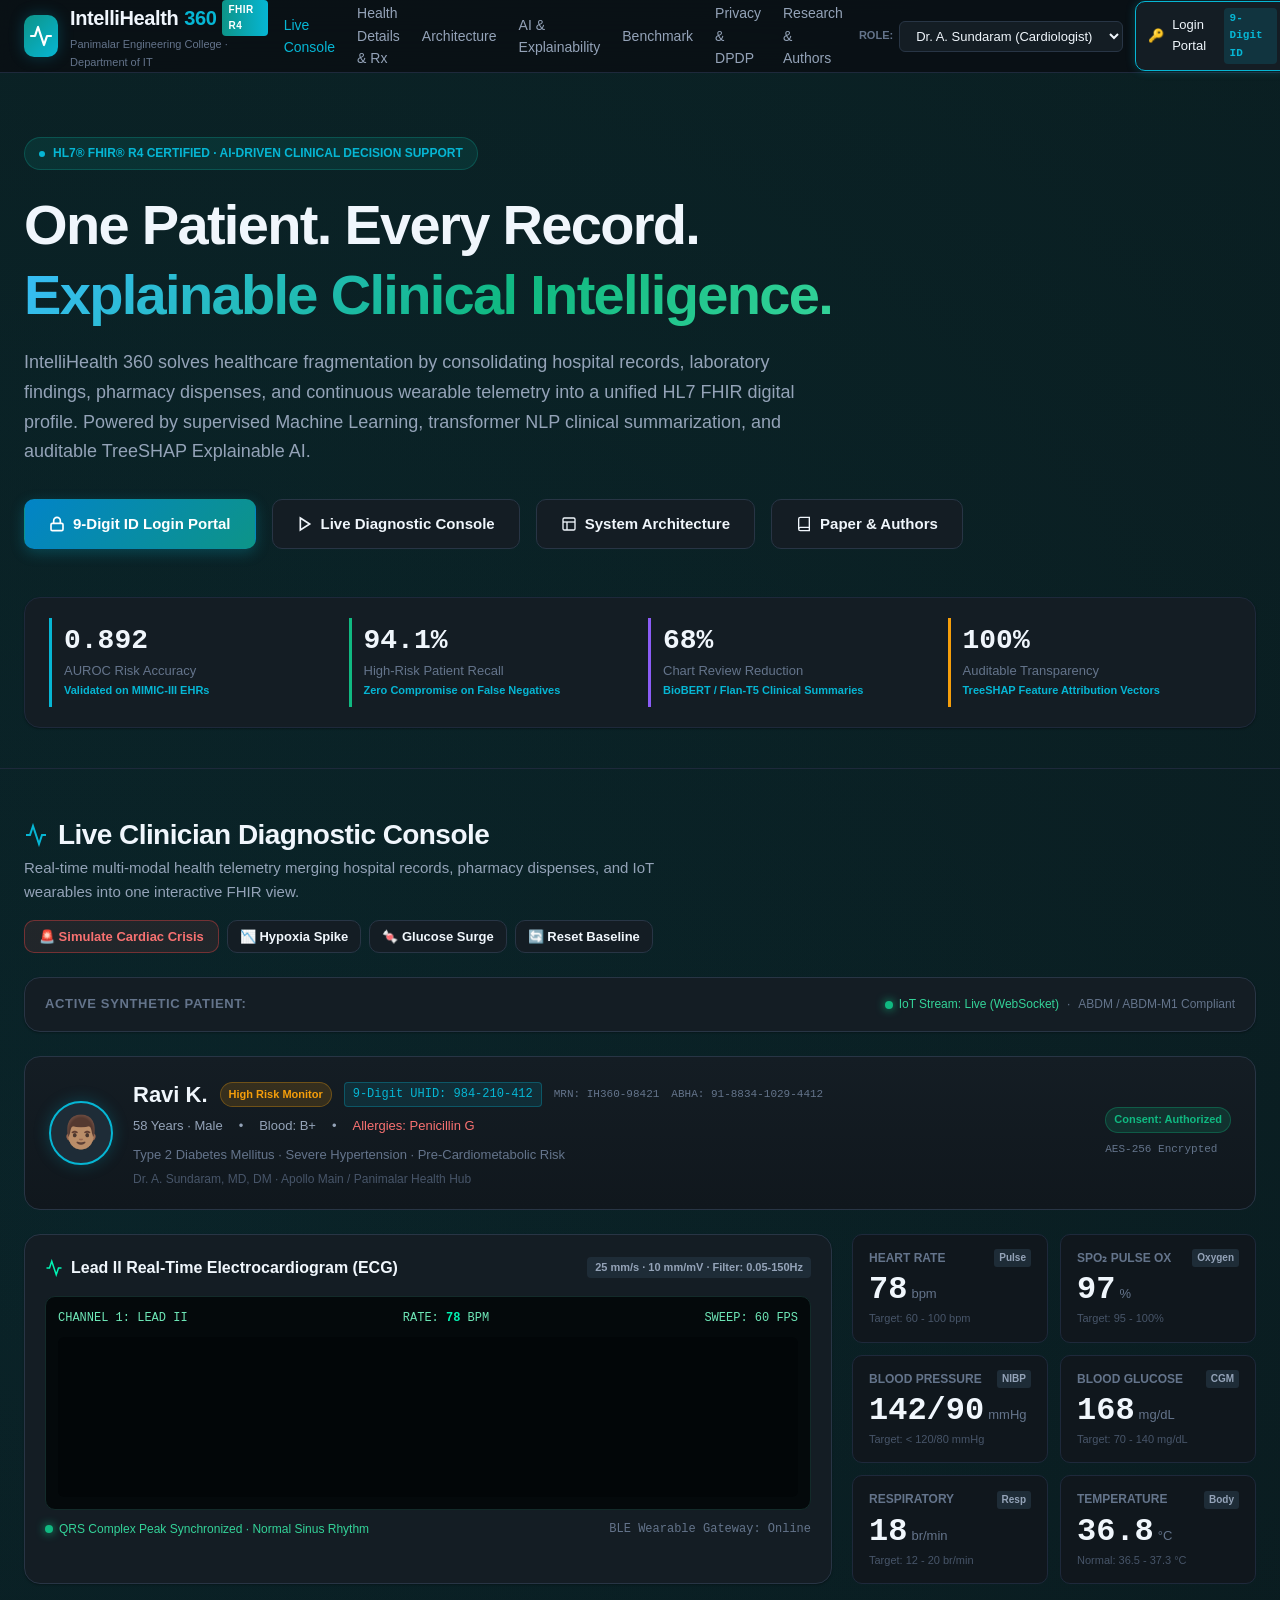
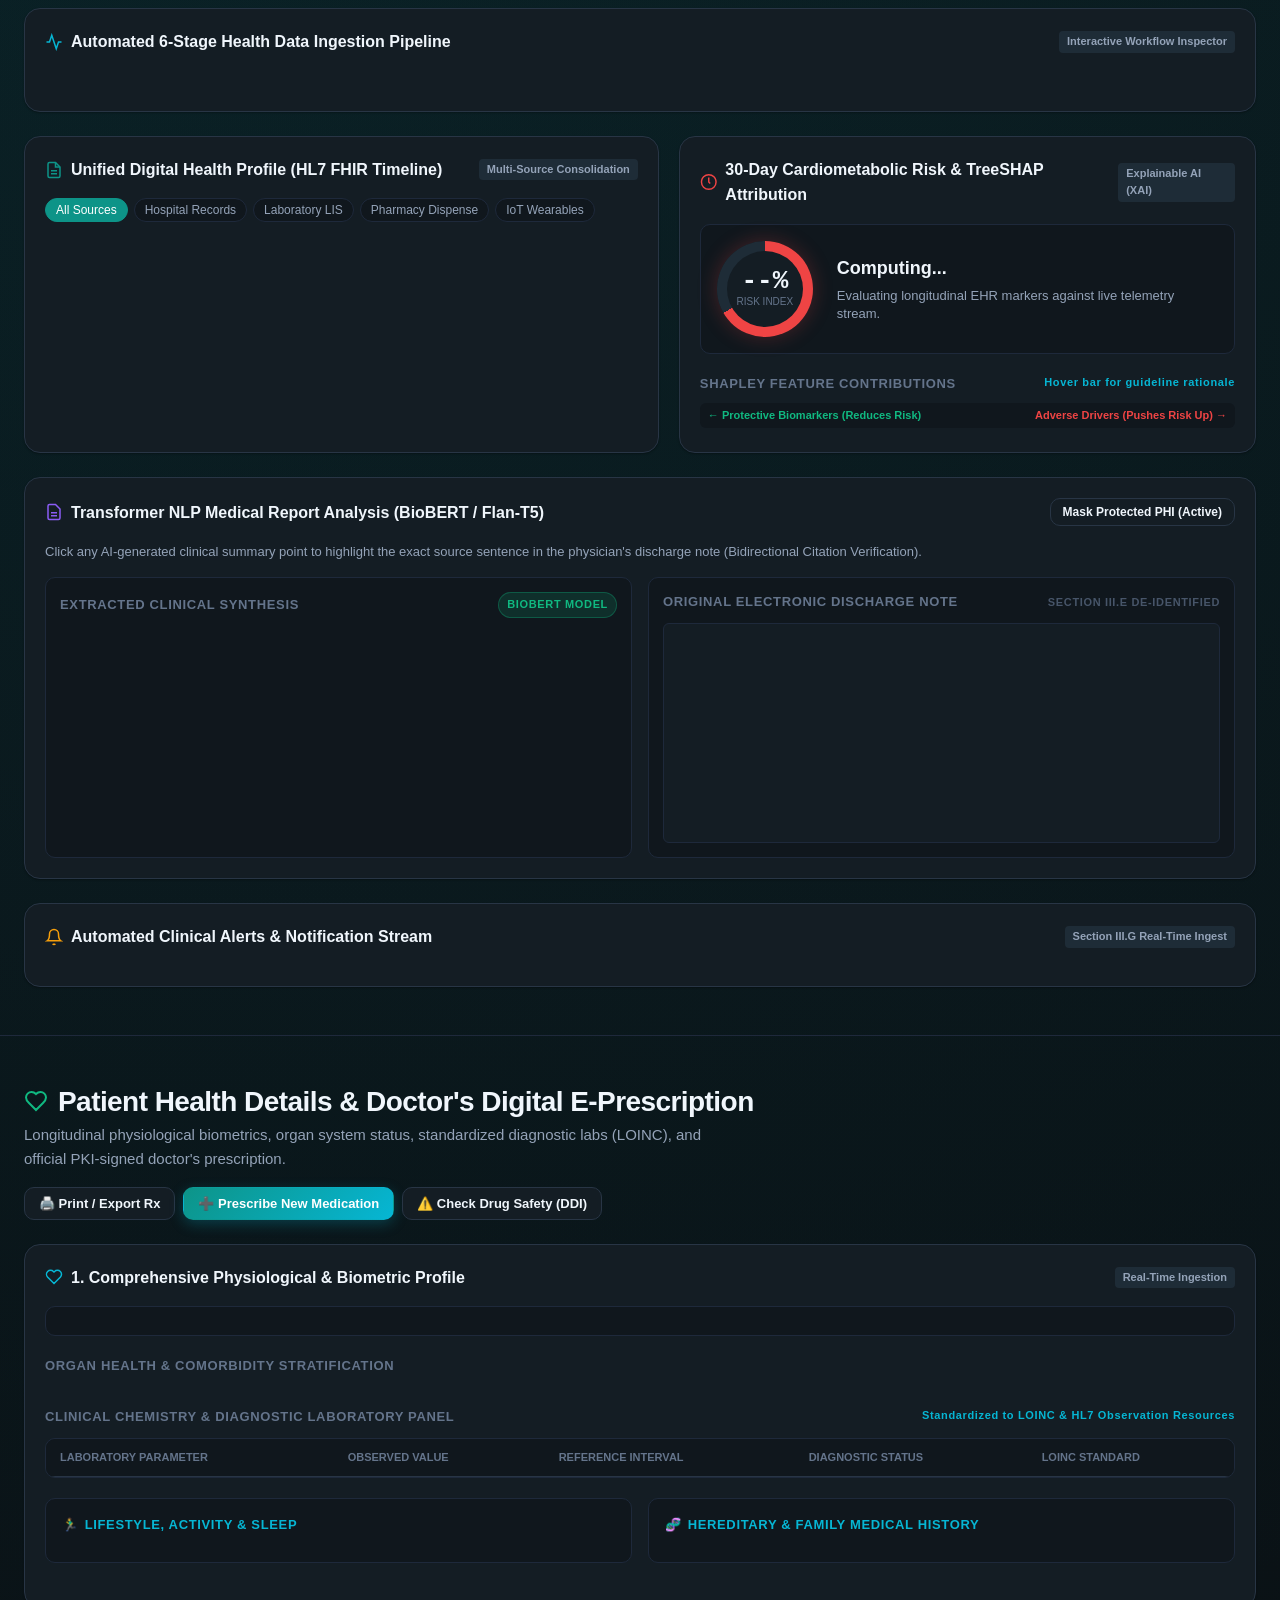
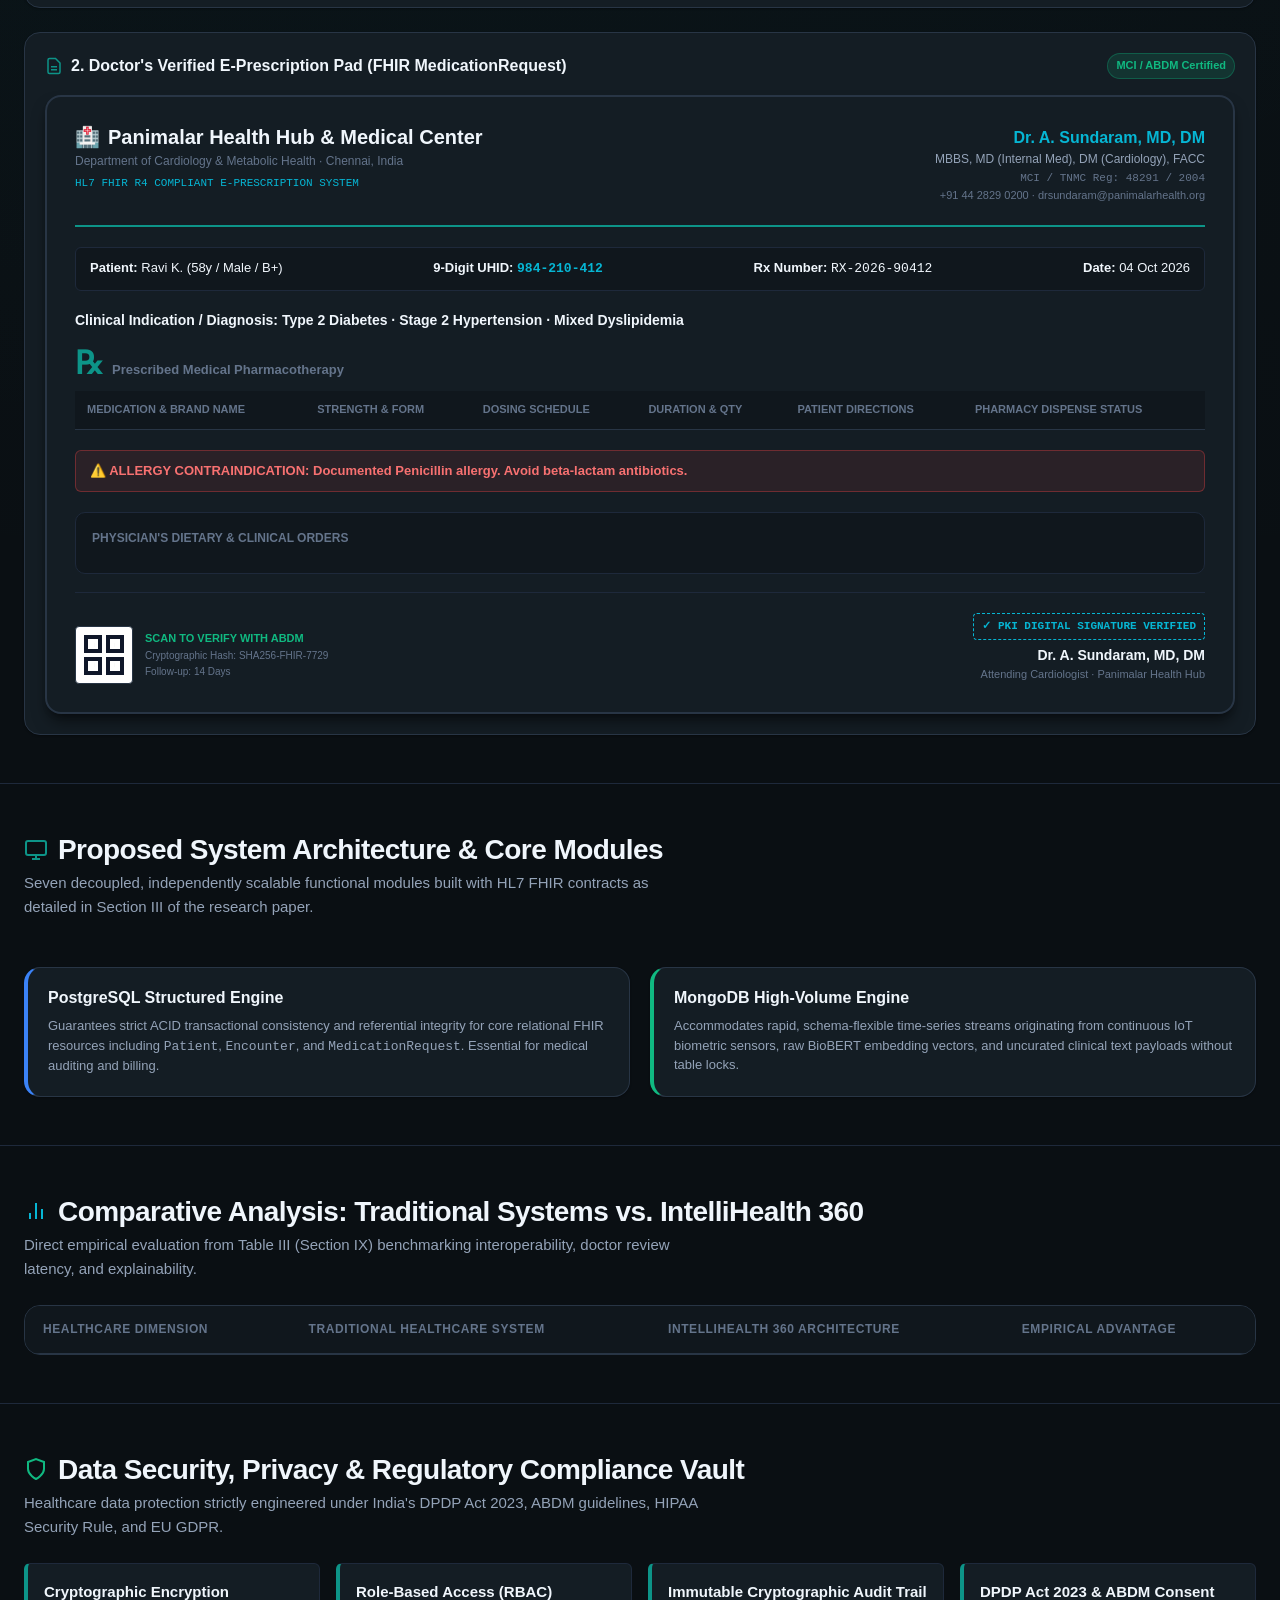
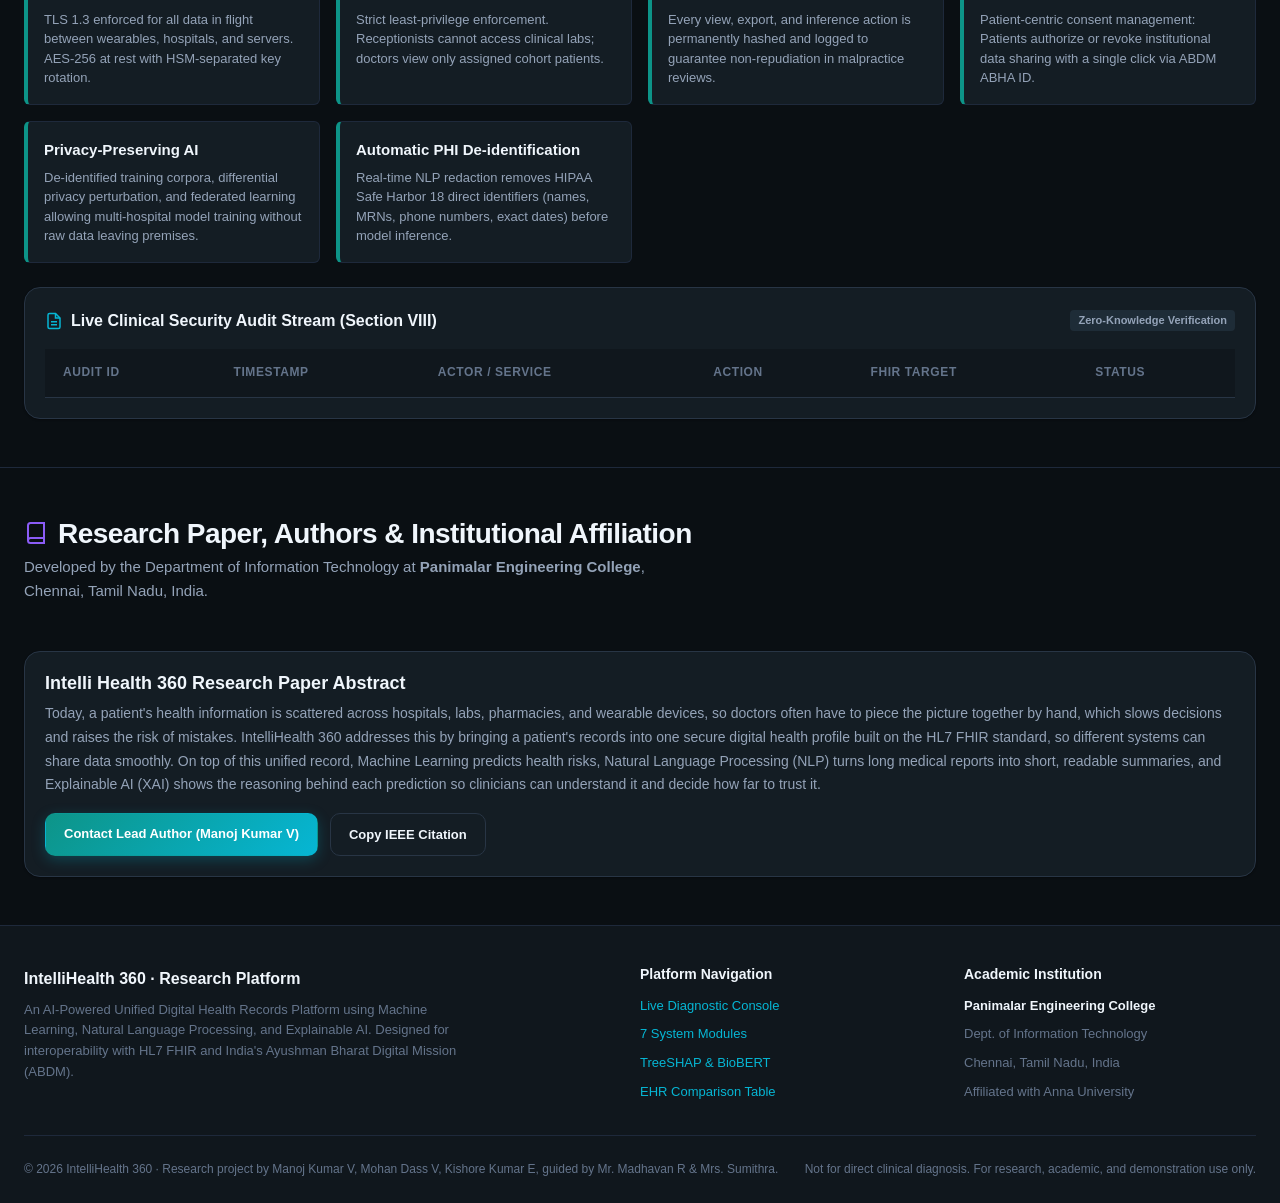
<file: index.html>
<!DOCTYPE html>
<html lang="en" data-theme="dark">
<head>
  <meta charset="UTF-8">
  <meta name="viewport" content="width=device-width, initial-scale=1.0, viewport-fit=cover">
  <title>IntelliHealth 360 · AI-Powered Unified Digital Health Records Platform</title>
  <meta name="description" content="An AI-powered unified digital health records platform using Machine Learning, NLP, and Explainable AI. Built on HL7 FHIR standard by Panimalar Engineering College researchers.">
  <link rel="stylesheet" href="styles.css">
</head>
<body>

  <!-- ========================================================================
       Sticky Navigation Header
       ======================================================================== -->
  <header class="site-header">
    <div class="container header-inner">
      <a href="#" class="brand-wrapper">
        <div class="brand-icon-box">
          <svg viewBox="0 0 24 24" fill="none" stroke="currentColor" stroke-width="2.2" stroke-linecap="round" stroke-linejoin="round">
            <path d="M22 12h-4l-3 9L9 3l-3 9H2"/>
          </svg>
        </div>
        <div class="brand-text">
          <div class="brand-title">
            IntelliHealth <span style="color: var(--brand-cyan);">360</span>
            <span class="brand-badge">FHIR R4</span>
          </div>
          <span class="brand-subtitle">Panimalar Engineering College · Department of IT</span>
        </div>
      </a>

      <nav class="nav-links">
        <a href="#console" class="active">Live Console</a>
        <a href="#clinical-dossier">Health Details & Rx</a>
        <a href="#architecture">Architecture</a>
        <a href="#xai-nlp">AI & Explainability</a>
        <a href="#comparison">Benchmark</a>
        <a href="#security">Privacy & DPDP</a>
        <a href="#research">Research & Authors</a>
      </nav>

      <div class="header-actions">
        <!-- RBAC Role Selector -->
        <div style="display: flex; align-items: center; gap: 6px;">
          <label for="role-select" style="font-size: 11px; color: var(--text-muted); font-weight: 700; text-transform: uppercase;">Role:</label>
          <select id="role-select" class="role-badge" title="Switch Role-Based Access Control Profile">
            <option value="doctor">Dr. A. Sundaram (Cardiologist)</option>
            <option value="nurse">Nurse Specialist (Inpatient)</option>
            <option value="patient">Patient Self-Care Portal</option>
            <option value="admin">Hospital Data Officer (Audit)</option>
          </select>
        </div>

        <!-- Authenticated 9-Digit ID Badge / Portal Link -->
        <div id="nav-auth-container" style="display: flex; align-items: center; gap: 8px;">
          <a href="login.html" class="auth-user-nav-badge" id="nav-auth-badge" title="Login with 9-Digit Unique ID">
            <span>🔑</span>
            <span id="nav-user-name">Login Portal</span>
            <span class="id-chip" id="nav-user-id">9-Digit ID</span>
          </a>
        </div>

        <!-- Telemetry Heartbeat Audio Toggle -->
        <button id="audio-toggle" class="btn-icon" title="Toggle Clinical Heartbeat Sound">
          <span id="audio-icon">🔇</span>
        </button>

        <!-- Dark / Light Theme Toggle -->
        <button id="theme-toggle" class="btn-icon" title="Toggle Theme (Dark / Light)">
          <svg width="18" height="18" viewBox="0 0 24 24" fill="none" stroke="currentColor" stroke-width="2" stroke-linecap="round" stroke-linejoin="round">
            <circle cx="12" cy="12" r="5"></circle>
            <line x1="12" y1="1" x2="12" y2="3"></line>
            <line x1="12" y1="21" x2="12" y2="23"></line>
            <line x1="4.22" y1="4.22" x2="5.64" y2="5.64"></line>
            <line x1="18.36" y1="18.36" x2="19.78" y2="19.78"></line>
            <line x1="1" y1="12" x2="3" y2="12"></line>
            <line x1="21" y1="12" x2="23" y2="12"></line>
            <line x1="4.22" y1="19.78" x2="5.64" y2="18.36"></line>
            <line x1="18.36" y1="5.64" x2="19.78" y2="4.22"></line>
          </svg>
        </button>
      </div>
    </div>
  </header>

  <main>
    <!-- ========================================================================
         Hero Section
         ======================================================================== -->
    <section class="hero-section">
      <div class="container">
        <div class="hero-pill-badge">
          <span class="hero-pill-dot"></span>
          <span>HL7® FHIR® R4 CERTIFIED · AI-DRIVEN CLINICAL DECISION SUPPORT</span>
        </div>

        <h1 class="hero-title">
          One Patient. Every Record. <br>
          <span class="gradient-text">Explainable Clinical Intelligence.</span>
        </h1>

        <p class="hero-lead">
          IntelliHealth 360 solves healthcare fragmentation by consolidating hospital records, laboratory findings, pharmacy dispenses, and continuous wearable telemetry into a unified HL7 FHIR digital profile. Powered by supervised Machine Learning, transformer NLP clinical summarization, and auditable TreeSHAP Explainable AI.
        </p>

        <div class="hero-actions">
          <a href="login.html" class="btn btn-primary" style="background: linear-gradient(135deg, #0284c7, #0d9488);">
            <svg width="16" height="16" viewBox="0 0 24 24" fill="none" stroke="currentColor" stroke-width="2.5"><rect x="3" y="11" width="18" height="11" rx="2" ry="2"></rect><path d="M7 11V7a5 5 0 0 1 10 0v4"></path></svg>
            9-Digit ID Login Portal
          </a>
          <a href="#console" class="btn btn-secondary">
            <svg width="16" height="16" viewBox="0 0 24 24" fill="none" stroke="currentColor" stroke-width="2.5"><polygon points="5 3 19 12 5 21 5 3"></polygon></svg>
            Live Diagnostic Console
          </a>
          <a href="#architecture" class="btn btn-secondary">
            <svg width="16" height="16" viewBox="0 0 24 24" fill="none" stroke="currentColor" stroke-width="2"><rect x="3" y="3" width="18" height="18" rx="2" ry="2"></rect><line x1="3" y1="9" x2="21" y2="9"></line><line x1="9" y1="21" x2="9" y2="9"></line></svg>
            System Architecture
          </a>
          <a href="#research" class="btn btn-secondary">
            <svg width="16" height="16" viewBox="0 0 24 24" fill="none" stroke="currentColor" stroke-width="2"><path d="M4 19.5A2.5 2.5 0 0 1 6.5 17H20"></path><path d="M6.5 2H20v20H6.5A2.5 2.5 0 0 1 4 19.5v-15A2.5 2.5 0 0 1 6.5 2z"></path></svg>
            Paper & Authors
          </a>
        </div>

        <!-- Research Metrics Ribbon -->
        <div class="stats-ribbon">
          <div class="stat-item">
            <div class="stat-num">0.892</div>
            <div class="stat-label">AUROC Risk Accuracy</div>
            <div class="stat-sub">Validated on MIMIC-III EHRs</div>
          </div>
          <div class="stat-item">
            <div class="stat-num">94.1%</div>
            <div class="stat-label">High-Risk Patient Recall</div>
            <div class="stat-sub">Zero Compromise on False Negatives</div>
          </div>
          <div class="stat-item">
            <div class="stat-num">68%</div>
            <div class="stat-label">Chart Review Reduction</div>
            <div class="stat-sub">BioBERT / Flan-T5 Clinical Summaries</div>
          </div>
          <div class="stat-item">
            <div class="stat-num">100%</div>
            <div class="stat-label">Auditable Transparency</div>
            <div class="stat-sub">TreeSHAP Feature Attribution Vectors</div>
          </div>
        </div>
      </div>
    </section>

    <!-- ========================================================================
         Live Interactive Diagnostic Console
         ======================================================================== -->
    <section id="console" class="section-wrapper">
      <div class="container">
        <div class="section-head">
          <div class="section-title-wrap">
            <h2>
              <svg width="24" height="24" viewBox="0 0 24 24" fill="none" stroke="currentColor" stroke-width="2" style="color: var(--brand-cyan);"><path d="M22 12h-4l-3 9L9 3l-3 9H2"/></svg>
              Live Clinician Diagnostic Console
            </h2>
            <p class="section-desc">
              Real-time multi-modal health telemetry merging hospital records, pharmacy dispenses, and IoT wearables into one interactive FHIR view.
            </p>
          </div>
          <div style="display: flex; gap: 8px; flex-wrap: wrap;">
            <button id="btn-crisis" class="btn btn-danger-outline" style="font-size: 13px; padding: 8px 14px;">
              🚨 Simulate Cardiac Crisis
            </button>
            <button id="btn-hypoxia" class="btn btn-secondary" style="font-size: 13px; padding: 8px 12px;">
              📉 Hypoxia Spike
            </button>
            <button id="btn-hyperglycemia" class="btn btn-secondary" style="font-size: 13px; padding: 8px 12px;">
              🍬 Glucose Surge
            </button>
            <button id="btn-normalize" class="btn btn-secondary" style="font-size: 13px; padding: 8px 12px;">
              🔄 Reset Baseline
            </button>
          </div>
        </div>

        <!-- Patient Switcher Bar -->
        <div class="patient-control-bar">
          <div class="patient-select-group">
            <span class="select-label">Active Synthetic Patient:</span>
            <div id="patient-tabs" class="patient-tabs"></div>
          </div>
          <div style="font-size: 12px; color: var(--text-muted); display: flex; align-items: center; gap: 8px;">
            <span class="pulse-indicator"><span class="pulse-led"></span> IoT Stream: Live (WebSocket)</span>
            <span>·</span>
            <span>ABDM / ABDM-M1 Compliant</span>
          </div>
        </div>

        <!-- Selected Patient Dossier Banner -->
        <div class="patient-dossier-card">
          <div class="dossier-avatar-large" id="patient-avatar">👨🏽</div>
          <div class="dossier-info">
            <div class="dossier-name-row">
              <span class="dossier-name" id="patient-name">Ravi K.</span>
              <span class="dossier-badge" id="patient-badge">High Risk Monitor</span>
              <span class="mono" style="font-size: 12px; color: var(--brand-cyan); background: rgba(6,182,212,0.12); padding: 2px 8px; border-radius: 4px; border: 1px solid rgba(6,182,212,0.3);" id="patient-unique-id">9-Digit UHID: 984-210-412</span>
              <span class="mono" style="font-size: 11px; color: var(--text-muted);" id="patient-mrn">MRN: IH360-98421</span>
              <span class="mono" style="font-size: 11px; color: var(--text-muted);" id="patient-abha">ABHA: 91-8834-1029-4412</span>
            </div>
            <div class="dossier-meta">
              <span id="patient-age-gender">58 Years · Male</span>
              <span>•</span>
              <span id="patient-blood">Blood: B+</span>
              <span>•</span>
              <span id="patient-allergies" style="color: #f87171;">Allergies: Penicillin G</span>
            </div>
            <div class="dossier-summary" id="patient-condition">Type 2 Diabetes Mellitus · Severe Hypertension · Pre-Cardiometabolic Risk</div>
            <div style="font-size: 12px; color: var(--text-dim);" id="patient-physician">Dr. A. Sundaram, MD, DM · Apollo Main / Panimalar Health Hub</div>
          </div>
          <div class="dossier-actions">
            <span class="badge-pill" style="align-self: flex-start;">Consent: Authorized</span>
            <span style="font-size: 11px; color: var(--text-muted); font-family: var(--font-mono);">AES-256 Encrypted</span>
          </div>
        </div>

        <!-- Telemetry Monitor (Lead II ECG + Numeric Vitals Grid) -->
        <div class="telemetry-grid">
          <!-- ECG Lead II Card -->
          <div class="card">
            <div class="card-header">
              <div class="card-title">
                <svg width="18" height="18" viewBox="0 0 24 24" fill="none" stroke="currentColor" stroke-width="2" style="color: #00f5b4;"><path d="M22 12h-4l-3 9L9 3l-3 9H2"/></svg>
                Lead II Real-Time Electrocardiogram (ECG)
              </div>
              <span class="card-badge">25 mm/s · 10 mm/mV · Filter: 0.05-150Hz</span>
            </div>

            <div class="ecg-container">
              <div class="ecg-toolbar">
                <span>CHANNEL 1: LEAD II</span>
                <span>RATE: <strong id="ecg-bpm-display" style="color: #00f5b4;">78</strong> BPM</span>
                <span>SWEEP: 60 FPS</span>
              </div>
              <canvas id="ecg-canvas" class="ecg-canvas"></canvas>
            </div>

            <div class="ecg-footer">
              <div class="pulse-indicator">
                <span class="pulse-led" id="pulse-led"></span>
                <span>QRS Complex Peak Synchronized · Normal Sinus Rhythm</span>
              </div>
              <div style="font-size: 12px; color: var(--text-muted); font-family: var(--font-mono);">
                BLE Wearable Gateway: Online
              </div>
            </div>
          </div>

          <!-- Live Numeric Biomarker Tiles -->
          <div class="vitals-grid">
            <!-- Heart Rate -->
            <div class="vital-tile" id="tile-hr">
              <div class="vital-head">
                <span class="vital-name">Heart Rate</span>
                <span class="vital-tag">Pulse</span>
              </div>
              <div class="vital-val-row">
                <span class="vital-val" id="val-hr">78</span>
                <span class="vital-unit">bpm</span>
              </div>
              <div class="vital-range">Target: 60 - 100 bpm</div>
            </div>

            <!-- SpO2 -->
            <div class="vital-tile" id="tile-sp">
              <div class="vital-head">
                <span class="vital-name">SpO₂ Pulse Ox</span>
                <span class="vital-tag">Oxygen</span>
              </div>
              <div class="vital-val-row">
                <span class="vital-val" id="val-sp">97</span>
                <span class="vital-unit">%</span>
              </div>
              <div class="vital-range">Target: 95 - 100%</div>
            </div>

            <!-- Blood Pressure -->
            <div class="vital-tile" id="tile-bp">
              <div class="vital-head">
                <span class="vital-name">Blood Pressure</span>
                <span class="vital-tag">NIBP</span>
              </div>
              <div class="vital-val-row">
                <span class="vital-val" id="val-bp">142/90</span>
                <span class="vital-unit">mmHg</span>
              </div>
              <div class="vital-range">Target: &lt; 120/80 mmHg</div>
            </div>

            <!-- Glucose -->
            <div class="vital-tile" id="tile-gl">
              <div class="vital-head">
                <span class="vital-name">Blood Glucose</span>
                <span class="vital-tag">CGM</span>
              </div>
              <div class="vital-val-row">
                <span class="vital-val" id="val-gl">168</span>
                <span class="vital-unit">mg/dL</span>
              </div>
              <div class="vital-range">Target: 70 - 140 mg/dL</div>
            </div>

            <!-- Respiratory Rate -->
            <div class="vital-tile">
              <div class="vital-head">
                <span class="vital-name">Respiratory</span>
                <span class="vital-tag">Resp</span>
              </div>
              <div class="vital-val-row">
                <span class="vital-val" id="val-resp">18</span>
                <span class="vital-unit">br/min</span>
              </div>
              <div class="vital-range">Target: 12 - 20 br/min</div>
            </div>

            <!-- Body Temperature -->
            <div class="vital-tile">
              <div class="vital-head">
                <span class="vital-name">Temperature</span>
                <span class="vital-tag">Body</span>
              </div>
              <div class="vital-val-row">
                <span class="vital-val" id="val-temp">36.8</span>
                <span class="vital-unit">°C</span>
              </div>
              <div class="vital-range">Normal: 36.5 - 37.3 °C</div>
            </div>
          </div>
        </div>

        <!-- 6-Stage Real-time Pipeline Visualizer -->
        <div class="card" style="margin-bottom: 24px;">
          <div class="card-header">
            <div class="card-title">
              <svg width="18" height="18" viewBox="0 0 24 24" fill="none" stroke="currentColor" stroke-width="2" style="color: var(--brand-cyan);"><polyline points="22 12 18 12 15 21 9 3 6 12 2 12"></polyline></svg>
              Automated 6-Stage Health Data Ingestion Pipeline
            </div>
            <span class="card-badge">Interactive Workflow Inspector</span>
          </div>

          <div id="pipeline-container" class="pipeline-stepper"></div>
          <div id="pipeline-detail"></div>
        </div>

        <!-- 2-Column Split: Unified Health Timeline vs AI Risk & Explainability -->
        <div class="intelligence-grid">
          <!-- Left Column: Unified Longitudinal Record -->
          <div class="card">
            <div class="card-header">
              <div class="card-title">
                <svg width="18" height="18" viewBox="0 0 24 24" fill="none" stroke="currentColor" stroke-width="2" style="color: var(--brand-teal);"><path d="M14 2H6a2 2 0 0 0-2 2v16a2 2 0 0 0 2 2h12a2 2 0 0 0 2-2V8z"></path><polyline points="14 2 14 8 20 8"></polyline><line x1="16" y1="13" x2="8" y2="13"></line><line x1="16" y1="17" x2="8" y2="17"></line></svg>
                Unified Digital Health Profile (HL7 FHIR Timeline)
              </div>
              <span class="card-badge">Multi-Source Consolidation</span>
            </div>

            <!-- Filter Chips -->
            <div id="timeline-filters" class="timeline-filters">
              <button class="filter-chip active" data-filter="all">All Sources</button>
              <button class="filter-chip" data-filter="hospital">Hospital Records</button>
              <button class="filter-chip" data-filter="lab">Laboratory LIS</button>
              <button class="filter-chip" data-filter="pharmacy">Pharmacy Dispense</button>
              <button class="filter-chip" data-filter="wearable">IoT Wearables</button>
            </div>

            <!-- Timeline Entries -->
            <div id="timeline-list" class="timeline-list"></div>
          </div>

          <!-- Right Column: AI Risk Prediction & TreeSHAP Explainability -->
          <div class="card">
            <div class="card-header">
              <div class="card-title">
                <svg width="18" height="18" viewBox="0 0 24 24" fill="none" stroke="currentColor" stroke-width="2" style="color: #ef4444;"><circle cx="12" cy="12" r="10"></circle><polyline points="12 6 12 12 14 14"></polyline></svg>
                30-Day Cardiometabolic Risk & TreeSHAP Attribution
              </div>
              <span class="card-badge">Explainable AI (XAI)</span>
            </div>

            <!-- Circular Gauge & Risk Category -->
            <div class="risk-meter-wrap">
              <div class="risk-score-circle" id="risk-score-circle">
                <div class="risk-score-inner">
                  <span class="risk-num" id="risk-score-num">--%</span>
                  <span class="risk-unit">Risk Index</span>
                </div>
              </div>
              <div class="risk-info">
                <div class="risk-label" id="risk-score-category">Computing...</div>
                <div class="risk-desc" id="risk-score-desc">
                  Evaluating longitudinal EHR markers against live telemetry stream.
                </div>
              </div>
            </div>

            <!-- SHAP Waterfall Visualizer -->
            <div style="font-size: 13px; font-weight: 700; color: var(--text-muted); text-transform: uppercase; letter-spacing: 0.05em; margin-bottom: 8px; display: flex; justify-content: space-between;">
              <span>Shapley Feature Contributions</span>
              <span style="font-size: 11px; text-transform: none; color: var(--brand-cyan);">Hover bar for guideline rationale</span>
            </div>

            <div class="shap-legend">
              <span style="color: #10b981;">← Protective Biomarkers (Reduces Risk)</span>
              <span style="color: #ef4444;">Adverse Drivers (Pushes Risk Up) →</span>
            </div>

            <div id="shap-rows-container" class="shap-container"></div>
          </div>
        </div>

        <!-- Section: Transformer NLP Clinical Report Analysis -->
        <div id="xai-nlp" class="card" style="margin-bottom: 24px;">
          <div class="card-header">
            <div class="card-title">
              <svg width="18" height="18" viewBox="0 0 24 24" fill="none" stroke="currentColor" stroke-width="2" style="color: var(--brand-purple);"><path d="M14 2H6a2 2 0 0 0-2 2v16a2 2 0 0 0 2 2h12a2 2 0 0 0 2-2V8z"></path><line x1="16" y1="13" x2="8" y2="13"></line><line x1="16" y1="17" x2="8" y2="17"></line></svg>
              Transformer NLP Medical Report Analysis (BioBERT / Flan-T5)
            </div>
            <button id="toggle-phi-btn" class="btn btn-secondary" style="font-size: 12px; padding: 6px 12px;">
              Mask Protected PHI (Active)
            </button>
          </div>

          <p style="font-size: 13px; color: var(--text-secondary); margin-bottom: 12px;">
            Click any AI-generated clinical summary point to highlight the exact source sentence in the physician's discharge note (Bidirectional Citation Verification).
          </p>

          <div class="nlp-grid">
            <!-- AI Summary Column -->
            <div class="nlp-box">
              <div class="nlp-box-title">
                <span>Extracted Clinical Synthesis</span>
                <span class="badge-pill">BioBERT Model</span>
              </div>
              <div id="nlp-summary-list" class="nlp-summary-list"></div>
            </div>

            <!-- Original Note Column -->
            <div class="nlp-box">
              <div class="nlp-box-title">
                <span>Original Electronic Discharge Note</span>
                <span style="font-size: 11px; color: var(--text-dim);">Section III.E De-identified</span>
              </div>
              <div id="nlp-note-content" class="nlp-note-content"></div>
            </div>
          </div>
        </div>

        <!-- Real-time Clinical Alert Center -->
        <div class="card">
          <div class="card-header">
            <div class="card-title">
              <svg width="18" height="18" viewBox="0 0 24 24" fill="none" stroke="currentColor" stroke-width="2" style="color: var(--status-warning);"><path d="M18 8A6 6 0 0 0 6 8c0 7-3 9-3 9h18s-3-2-3-9"></path><path d="M13.73 21a2 2 0 0 1-3.46 0"></path></svg>
              Automated Clinical Alerts & Notification Stream
            </div>
            <span class="card-badge">Section III.G Real-Time Ingest</span>
          </div>
          <div id="alert-stream" class="alert-stream"></div>
        </div>

      </div>
    </section>

    <!-- ========================================================================
         Patient Clinical Health Details & Doctor's Digital E-Prescription
         ======================================================================== -->
    <section id="clinical-dossier" class="section-wrapper">
      <div class="container">
        <div class="section-head">
          <div class="section-title-wrap">
            <h2>
              <svg width="24" height="24" viewBox="0 0 24 24" fill="none" stroke="currentColor" stroke-width="2" style="color: var(--brand-emerald);"><path d="M19 14c1.49-1.46 3-3.21 3-5.5A5.5 5.5 0 0 0 16.5 3c-1.76 0-3 .5-4.5 2-1.5-1.5-2.74-2-4.5-2A5.5 5.5 0 0 0 2 8.5c0 2.3 1.5 4.05 3 5.5l7 7Z"/></svg>
              Patient Health Details & Doctor's Digital E-Prescription
            </h2>
            <p class="section-desc">
              Longitudinal physiological biometrics, organ system status, standardized diagnostic labs (LOINC), and official PKI-signed doctor's prescription.
            </p>
          </div>
          <div style="display: flex; gap: 8px; flex-wrap: wrap;">
            <button id="btn-print-rx" class="btn btn-secondary" style="font-size: 13px; padding: 8px 14px;">
              🖨️ Print / Export Rx
            </button>
            <button id="btn-open-prescribe-modal" class="btn btn-primary" style="font-size: 13px; padding: 8px 14px;">
              ➕ Prescribe New Medication
            </button>
            <button id="btn-check-ddi" class="btn btn-secondary" style="font-size: 13px; padding: 8px 14px;">
              ⚠️ Check Drug Safety (DDI)
            </button>
          </div>
        </div>

        <!-- Part 1: Comprehensive Patient Health Details -->
        <div class="card" style="margin-bottom: 24px;">
          <div class="card-header">
            <div class="card-title">
              <svg width="18" height="18" viewBox="0 0 24 24" fill="none" stroke="currentColor" stroke-width="2" style="color: var(--brand-cyan);"><path d="M20.42 4.58a5.4 5.4 0 0 0-7.65 0l-.77.78-.77-.78a5.4 5.4 0 0 0-7.65 7.65l.77.78L12 20.67l7.65-7.66.77-.78a5.4 5.4 0 0 0 0-7.65z"></path></svg>
              1. Comprehensive Physiological & Biometric Profile
            </div>
            <span class="card-badge" id="health-last-updated">Real-Time Ingestion</span>
          </div>

          <!-- Biometrics Bar -->
          <div class="biometrics-bar" id="biometrics-container"></div>

          <!-- Organ Health Systems Overview -->
          <div style="font-size: 13px; font-weight: 700; text-transform: uppercase; color: var(--text-muted); letter-spacing: 0.05em; margin-bottom: 10px;">
            Organ Health & Comorbidity Stratification
          </div>
          <div class="organ-health-grid" id="organ-health-container"></div>

          <!-- Comprehensive Diagnostic Labs (LOINC) Table -->
          <div style="font-size: 13px; font-weight: 700; text-transform: uppercase; color: var(--text-muted); letter-spacing: 0.05em; margin-bottom: 10px; display: flex; justify-content: space-between; flex-wrap: wrap; gap: 8px;">
            <span>Clinical Chemistry & Diagnostic Laboratory Panel</span>
            <span style="font-size: 11px; text-transform: none; color: var(--brand-cyan);">Standardized to LOINC & HL7 Observation Resources</span>
          </div>
          <div class="labs-table-wrap">
            <table class="labs-table">
              <thead>
                <tr>
                  <th>Laboratory Parameter</th>
                  <th>Observed Value</th>
                  <th>Reference Interval</th>
                  <th>Diagnostic Status</th>
                  <th>LOINC Standard</th>
                </tr>
              </thead>
              <tbody id="labs-table-tbody"></tbody>
            </table>
          </div>

          <!-- Lifestyle Factors & Family History -->
          <div class="lifestyle-grid">
            <div class="lifestyle-card">
              <div class="lifestyle-card-title">
                <span>🏃‍♂️</span> Lifestyle, Activity & Sleep
              </div>
              <ul class="lifestyle-list" id="lifestyle-list"></ul>
            </div>
            <div class="lifestyle-card">
              <div class="lifestyle-card-title">
                <span>🧬</span> Hereditary & Family Medical History
              </div>
              <ul class="lifestyle-list" id="family-history-list"></ul>
            </div>
          </div>
        </div>

        <!-- Part 2: Doctor's Official Digital E-Prescription Pad -->
        <div class="card">
          <div class="card-header">
            <div class="card-title">
              <svg width="18" height="18" viewBox="0 0 24 24" fill="none" stroke="currentColor" stroke-width="2" style="color: var(--brand-teal);"><path d="M14 2H6a2 2 0 0 0-2 2v16a2 2 0 0 0 2 2h12a2 2 0 0 0 2-2V8z"></path><line x1="16" y1="13" x2="8" y2="13"></line><line x1="16" y1="17" x2="8" y2="17"></line></svg>
              2. Doctor's Verified E-Prescription Pad (FHIR MedicationRequest)
            </div>
            <span class="badge-pill" style="font-size: 11px;">MCI / ABDM Certified</span>
          </div>

          <!-- The Prescription Paper/Pad -->
          <div class="rx-pad-container" id="printable-rx-pad">
            <!-- Header Letterhead -->
            <div class="rx-pad-header">
              <div class="rx-hospital-brand">
                <h3>
                  <span>🏥</span>
                  <span id="rx-hospital-name">Panimalar Health Hub & Medical Center</span>
                </h3>
                <div class="rx-hospital-sub" id="rx-hospital-sub">Department of Cardiology & Metabolic Health · Chennai, India</div>
                <div style="font-size: 11px; color: var(--brand-cyan); font-family: var(--font-mono); margin-top: 4px;">HL7 FHIR R4 COMPLIANT E-PRESCRIPTION SYSTEM</div>
              </div>
              <div class="rx-doctor-meta">
                <div class="rx-doctor-name" id="rx-doctor-name">Dr. A. Sundaram, MD, DM</div>
                <div style="font-size: 12px; color: var(--text-secondary);" id="rx-doctor-qual">MBBS, MD (Internal Med), DM (Cardiology), FACC</div>
                <div class="rx-doctor-reg" id="rx-doctor-reg">MCI / TNMC Reg: 48291 / 2004</div>
                <div style="font-size: 11px; color: var(--text-muted);" id="rx-doctor-contact">+91 44 2829 0200 · drsundaram@panimalarhealth.org</div>
              </div>
            </div>

            <!-- Patient Info Banner -->
            <div class="rx-patient-info-strip">
              <div><strong>Patient:</strong> <span id="rx-patient-name">Ravi K.</span> (<span id="rx-patient-meta">58y / Male / B+</span>)</div>
              <div><strong>9-Digit UHID:</strong> <span class="mono" id="rx-patient-uhid" style="color: var(--brand-cyan); font-weight: 700;">984-210-412</span></div>
              <div><strong>Rx Number:</strong> <span class="mono" id="rx-number">RX-2026-90412</span></div>
              <div><strong>Date:</strong> <span id="rx-date">04 Oct 2026</span></div>
            </div>

            <!-- Diagnosis Row -->
            <div style="margin-bottom: 16px; font-size: 14px;">
              <strong>Clinical Indication / Diagnosis:</strong> <span id="rx-diagnosis" style="color: var(--text-main); font-weight: 600;">Type 2 Diabetes · Stage 2 Hypertension · Mixed Dyslipidemia</span>
            </div>

            <!-- Rx Symbol -->
            <div class="rx-symbol-heading">
              <span>℞</span>
              <span class="rx-symbol-sub">Prescribed Medical Pharmacotherapy</span>
            </div>

            <!-- Medication Table -->
            <div style="overflow-x: auto;">
              <table class="rx-meds-table">
                <thead>
                  <tr>
                    <th>Medication & Brand Name</th>
                    <th>Strength & Form</th>
                    <th>Dosing Schedule</th>
                    <th>Duration & Qty</th>
                    <th>Patient Directions</th>
                    <th>Pharmacy Dispense Status</th>
                  </tr>
                </thead>
                <tbody id="rx-meds-tbody"></tbody>
              </table>
            </div>

            <!-- Allergy Alert -->
            <div class="rx-allergy-alert" id="rx-allergy-alert">
              ⚠️ ALLERGY CONTRAINDICATION: Documented Penicillin allergy. Avoid beta-lactam antibiotics.
            </div>

            <!-- Dietary & Lifestyle Directives -->
            <div class="rx-directives-box">
              <div class="rx-directives-title">Physician's Dietary & Clinical Orders</div>
              <ul class="rx-directives-list" id="rx-directives-list"></ul>
            </div>

            <!-- Footer & Signature Seal -->
            <div class="rx-pad-footer">
              <div class="rx-qr-seal">
                <div class="rx-qr-box">
                  <svg width="48" height="48" viewBox="0 0 24 24" fill="none" stroke="#0f172a" stroke-width="2">
                    <rect x="3" y="3" width="7" height="7"></rect><rect x="14" y="3" width="7" height="7"></rect><rect x="14" y="14" width="7" height="7"></rect><rect x="3" y="14" width="7" height="7"></rect>
                    <line x1="7" y1="7" x2="7.01" y2="7"></line><line x1="17" y1="7" x2="17.01" y2="7"></line><line x1="7" y1="17" x2="7.01" y2="17"></line><line x1="17" y1="17" x2="17.01" y2="17"></line>
                  </svg>
                </div>
                <div>
                  <div style="font-size: 11px; font-weight: 700; color: var(--brand-emerald);">SCAN TO VERIFY WITH ABDM</div>
                  <div style="font-size: 10px; color: var(--text-muted);">Cryptographic Hash: SHA256-FHIR-7729</div>
                  <div style="font-size: 10px; color: var(--text-muted);" id="rx-followup">Follow-up: 14 Days</div>
                </div>
              </div>

              <div class="rx-signature-block">
                <div class="rx-digital-stamp">✓ PKI DIGITAL SIGNATURE VERIFIED</div>
                <div style="font-size: 14px; font-weight: 700; color: var(--text-main);" id="rx-sig-doc-name">Dr. A. Sundaram, MD, DM</div>
                <div style="font-size: 11px; color: var(--text-muted);">Attending Cardiologist · Panimalar Health Hub</div>
              </div>
            </div>
          </div>
        </div>

      </div>
    </section>

    <!-- ========================================================================
         System Architecture & Functional Modules (Section III)
         ======================================================================== -->
    <section id="architecture" class="section-wrapper">
      <div class="container">
        <div class="section-head">
          <div class="section-title-wrap">
            <h2>
              <svg width="24" height="24" viewBox="0 0 24 24" fill="none" stroke="currentColor" stroke-width="2" style="color: var(--brand-teal);"><rect x="2" y="3" width="20" height="14" rx="2" ry="2"></rect><line x1="8" y1="21" x2="16" y2="21"></line><line x1="12" y1="17" x2="12" y2="21"></line></svg>
              Proposed System Architecture & Core Modules
            </h2>
            <p class="section-desc">
              Seven decoupled, independently scalable functional modules built with HL7 FHIR contracts as detailed in Section III of the research paper.
            </p>
          </div>
        </div>

        <div id="modules-container" class="modules-grid"></div>

        <!-- Hybrid Dual Database Framework -->
        <div style="display: grid; grid-template-columns: 1fr 1fr; gap: 20px; margin-top: 24px;">
          <div class="card" style="border-left: 4px solid #3b82f6;">
            <h3 style="font-size: 16px; margin-bottom: 8px;">PostgreSQL Structured Engine</h3>
            <p style="font-size: 13px; color: var(--text-secondary); line-height: 1.5;">
              Guarantees strict ACID transactional consistency and referential integrity for core relational FHIR resources including <code class="mono">Patient</code>, <code class="mono">Encounter</code>, and <code class="mono">MedicationRequest</code>. Essential for medical auditing and billing.
            </p>
          </div>
          <div class="card" style="border-left: 4px solid #10b981;">
            <h3 style="font-size: 16px; margin-bottom: 8px;">MongoDB High-Volume Engine</h3>
            <p style="font-size: 13px; color: var(--text-secondary); line-height: 1.5;">
              Accommodates rapid, schema-flexible time-series streams originating from continuous IoT biometric sensors, raw BioBERT embedding vectors, and uncurated clinical text payloads without table locks.
            </p>
          </div>
        </div>
      </div>
    </section>

    <!-- ========================================================================
         Comparative Analysis: Traditional EHR vs IntelliHealth 360 (Table III)
         ======================================================================== -->
    <section id="comparison" class="section-wrapper">
      <div class="container">
        <div class="section-head">
          <div class="section-title-wrap">
            <h2>
              <svg width="24" height="24" viewBox="0 0 24 24" fill="none" stroke="currentColor" stroke-width="2" style="color: var(--brand-cyan);"><line x1="18" y1="20" x2="18" y2="10"></line><line x1="12" y1="20" x2="12" y2="4"></line><line x1="6" y1="20" x2="6" y2="14"></line></svg>
              Comparative Analysis: Traditional Systems vs. IntelliHealth 360
            </h2>
            <p class="section-desc">
              Direct empirical evaluation from Table III (Section IX) benchmarking interoperability, doctor review latency, and explainability.
            </p>
          </div>
        </div>

        <div class="comparison-table-wrap">
          <table class="comparison-table">
            <thead>
              <tr>
                <th>Healthcare Dimension</th>
                <th>Traditional Healthcare System</th>
                <th>IntelliHealth 360 Architecture</th>
                <th>Empirical Advantage</th>
              </tr>
            </thead>
            <tbody id="comparison-tbody"></tbody>
          </table>
        </div>
      </div>
    </section>

    <!-- ========================================================================
         Data Security, Privacy & DPDP Compliance Vault (Section VIII)
         ======================================================================== -->
    <section id="security" class="section-wrapper">
      <div class="container">
        <div class="section-head">
          <div class="section-title-wrap">
            <h2>
              <svg width="24" height="24" viewBox="0 0 24 24" fill="none" stroke="currentColor" stroke-width="2" style="color: var(--brand-emerald);"><path d="M12 22s8-4 8-10V5l-8-3-8 3v7c0 6 8 10 8 10z"></path></svg>
              Data Security, Privacy & Regulatory Compliance Vault
            </h2>
            <p class="section-desc">
              Healthcare data protection strictly engineered under India's DPDP Act 2023, ABDM guidelines, HIPAA Security Rule, and EU GDPR.
            </p>
          </div>
        </div>

        <div class="security-grid">
          <div class="security-card">
            <b>Cryptographic Encryption</b>
            <p>TLS 1.3 enforced for all data in flight between wearables, hospitals, and servers. AES-256 at rest with HSM-separated key rotation.</p>
          </div>
          <div class="security-card">
            <b>Role-Based Access (RBAC)</b>
            <p>Strict least-privilege enforcement. Receptionists cannot access clinical labs; doctors view only assigned cohort patients.</p>
          </div>
          <div class="security-card">
            <b>Immutable Cryptographic Audit Trail</b>
            <p>Every view, export, and inference action is permanently hashed and logged to guarantee non-repudiation in malpractice reviews.</p>
          </div>
          <div class="security-card">
            <b>DPDP Act 2023 & ABDM Consent</b>
            <p>Patient-centric consent management: Patients authorize or revoke institutional data sharing with a single click via ABDM ABHA ID.</p>
          </div>
          <div class="security-card">
            <b>Privacy-Preserving AI</b>
            <p>De-identified training corpora, differential privacy perturbation, and federated learning allowing multi-hospital model training without raw data leaving premises.</p>
          </div>
          <div class="security-card">
            <b>Automatic PHI De-identification</b>
            <p>Real-time NLP redaction removes HIPAA Safe Harbor 18 direct identifiers (names, MRNs, phone numbers, exact dates) before model inference.</p>
          </div>
        </div>

        <!-- Live Immutable Audit Trail Viewer -->
        <div class="card" style="margin-top: 24px;">
          <div class="card-header">
            <div class="card-title">
              <svg width="18" height="18" viewBox="0 0 24 24" fill="none" stroke="currentColor" stroke-width="2" style="color: var(--brand-cyan);"><path d="M14 2H6a2 2 0 0 0-2 2v16a2 2 0 0 0 2 2h12a2 2 0 0 0 2-2V8z"></path><polyline points="14 2 14 8 20 8"></polyline><line x1="16" y1="13" x2="8" y2="13"></line><line x1="16" y1="17" x2="8" y2="17"></line></svg>
              Live Clinical Security Audit Stream (Section VIII)
            </div>
            <span class="card-badge">Zero-Knowledge Verification</span>
          </div>

          <div style="overflow-x: auto;">
            <table class="comparison-table" style="font-size: 13px;">
              <thead>
                <tr>
                  <th>Audit ID</th>
                  <th>Timestamp</th>
                  <th>Actor / Service</th>
                  <th>Action</th>
                  <th>FHIR Target</th>
                  <th>Status</th>
                </tr>
              </thead>
              <tbody id="audit-tbody"></tbody>
            </table>
          </div>
        </div>
      </div>
    </section>

    <!-- ========================================================================
         Research Paper, Authors & Panimalar Engineering College (Section XII)
         ======================================================================== -->
    <section id="research" class="section-wrapper">
      <div class="container">
        <div class="section-head">
          <div class="section-title-wrap">
            <h2>
              <svg width="24" height="24" viewBox="0 0 24 24" fill="none" stroke="currentColor" stroke-width="2" style="color: var(--brand-purple);"><path d="M4 19.5A2.5 2.5 0 0 1 6.5 17H20"></path><path d="M6.5 2H20v20H6.5A2.5 2.5 0 0 1 4 19.5v-15A2.5 2.5 0 0 1 6.5 2z"></path></svg>
              Research Paper, Authors & Institutional Affiliation
            </h2>
            <p class="section-desc">
              Developed by the Department of Information Technology at <strong>Panimalar Engineering College</strong>, Chennai, Tamil Nadu, India.
            </p>
          </div>
        </div>

        <!-- Academic Team Cards -->
        <div id="authors-container" class="authors-grid"></div>

        <!-- Paper Abstract Card -->
        <div class="card" style="margin-top: 24px;">
          <h3 style="font-size: 18px; margin-bottom: 8px;">Intelli Health 360 Research Paper Abstract</h3>
          <p style="font-size: 14px; color: var(--text-secondary); line-height: 1.7; margin-bottom: 16px;">
            Today, a patient's health information is scattered across hospitals, labs, pharmacies, and wearable devices, so doctors often have to piece the picture together by hand, which slows decisions and raises the risk of mistakes. IntelliHealth 360 addresses this by bringing a patient's records into one secure digital health profile built on the HL7 FHIR standard, so different systems can share data smoothly. On top of this unified record, Machine Learning predicts health risks, Natural Language Processing (NLP) turns long medical reports into short, readable summaries, and Explainable AI (XAI) shows the reasoning behind each prediction so clinicians can understand it and decide how far to trust it.
          </p>

          <div style="display: flex; gap: 12px; flex-wrap: wrap;">
            <a href="mailto:Manojkumar2007veera@gmail.com?subject=IntelliHealth%20360%20Inquiry" class="btn btn-primary" style="font-size: 13px; padding: 10px 18px;">
              Contact Lead Author (Manoj Kumar V)
            </a>
            <button onclick="window.__ih360.showToast('IEEE Citation: M. Kumar V, M. Dass V, K. Kumar E, M. Madhavan R, S. Sumithra, \'Intelli Health 360: An AI-Powered Unified Digital Health Records Platform\', Panimalar Eng. Coll., 2026', 'info')" class="btn btn-secondary" style="font-size: 13px; padding: 10px 18px;">
              Copy IEEE Citation
            </button>
          </div>
        </div>
      </div>
    </section>
  </main>

  <!-- ========================================================================
     Raw FHIR JSON Inspector Modal
     ======================================================================== -->
  <div id="fhir-modal" class="modal-backdrop">
    <div class="modal-box">
      <div class="modal-header">
        <div class="modal-title" id="modal-title">
          HL7 FHIR R4 Standard Resource
        </div>
        <button id="close-modal-btn" class="btn-icon" style="border: none; background: none;">✕</button>
      </div>
      <div class="modal-body">
        <pre id="modal-json-content" class="json-viewer"></pre>
      </div>
      <div class="modal-footer">
        <button id="copy-json-btn" class="btn btn-primary" style="font-size: 13px; padding: 8px 16px;">
          Copy JSON Payload
        </button>
      </div>
    </div>
  </div>

  <!-- ========================================================================
     Doctor's E-Prescription Authoring Modal
     ======================================================================== -->
  <div id="prescribe-modal" class="modal-backdrop">
    <div class="modal-box">
      <div class="modal-header">
        <div class="modal-title">
          <svg width="18" height="18" viewBox="0 0 24 24" fill="none" stroke="currentColor" stroke-width="2" style="color: var(--brand-cyan);"><path d="M12 2v20M2 12h20"/></svg>
          Prescribe New Medication (Doctor Console)
        </div>
        <button id="close-prescribe-modal-btn" class="btn-icon" style="border: none; background: none;">✕</button>
      </div>
      <div class="modal-body prescribe-modal-body">
        <div class="auth-form-group">
          <label class="auth-label">Medication Generic Name & Brand</label>
          <input type="text" id="new-med-name" class="auth-input" placeholder="e.g. Empagliflozin (Jardiance)" value="Empagliflozin (Jardiance)">
        </div>
        <div style="display: grid; grid-template-columns: 1fr 1fr; gap: 12px;">
          <div class="auth-form-group">
            <label class="auth-label">Strength / Dosage</label>
            <input type="text" id="new-med-dosage" class="auth-input" placeholder="e.g. 10 mg" value="10 mg">
          </div>
          <div class="auth-form-group">
            <label class="auth-label">Dosage Form</label>
            <select id="new-med-form" class="auth-select">
              <option value="Oral Tablet" selected>Oral Tablet</option>
              <option value="Film-Coated Tablet">Film-Coated Tablet</option>
              <option value="Capsule">Capsule</option>
              <option value="Dry Powder Inhaler">Dry Powder Inhaler</option>
              <option value="Metered Dose Inhaler">Metered Dose Inhaler</option>
              <option value="Subcutaneous Injection">Subcutaneous Injection</option>
            </select>
          </div>
        </div>
        <div style="display: grid; grid-template-columns: 1fr 1fr; gap: 12px;">
          <div class="auth-form-group">
            <label class="auth-label">Dosing Schedule Pattern</label>
            <input type="text" id="new-med-schedule" class="auth-input" placeholder="e.g. 1 - 0 - 0" value="1 - 0 - 0 (Morning with food)">
          </div>
          <div class="auth-form-group">
            <label class="auth-label">Duration (Days)</label>
            <input type="number" id="new-med-duration" class="auth-input" value="30" min="1" max="180">
          </div>
        </div>
        <div class="auth-form-group">
          <label class="auth-label">Specific Patient Directions</label>
          <input type="text" id="new-med-instructions" class="auth-input" placeholder="Special directions" value="Cardioprotective SGLT2 inhibitor. Take once daily morning before breakfast. Ensure adequate hydration.">
        </div>
      </div>
      <div class="modal-footer">
        <button id="btn-submit-new-med" class="btn btn-primary" style="font-size: 13px; padding: 10px 18px;">
          Authorize & Add to E-Prescription
        </button>
      </div>
    </div>
  </div>

  <!-- Toast Notification Stack -->
  <div id="toast-container" class="toast-container"></div>

  <!-- ========================================================================
       Footer
       ======================================================================== -->
  <footer class="site-footer">
    <div class="container">
      <div class="footer-top">
        <div class="footer-brand">
          <b>IntelliHealth 360 · Research Platform</b>
          <p>
            An AI-Powered Unified Digital Health Records Platform using Machine Learning, Natural Language Processing, and Explainable AI. Designed for interoperability with HL7 FHIR and India's Ayushman Bharat Digital Mission (ABDM).
          </p>
        </div>
        <div class="footer-links">
          <h4>Platform Navigation</h4>
          <ul>
            <li><a href="#console">Live Diagnostic Console</a></li>
            <li><a href="#architecture">7 System Modules</a></li>
            <li><a href="#xai-nlp">TreeSHAP & BioBERT</a></li>
            <li><a href="#comparison">EHR Comparison Table</a></li>
          </ul>
        </div>
        <div class="footer-links">
          <h4>Academic Institution</h4>
          <ul>
            <li><strong style="color: var(--text-main);">Panimalar Engineering College</strong></li>
            <li>Dept. of Information Technology</li>
            <li>Chennai, Tamil Nadu, India</li>
            <li>Affiliated with Anna University</li>
          </ul>
        </div>
      </div>

      <div class="footer-bottom">
        <span>© 2026 IntelliHealth 360 · Research project by Manoj Kumar V, Mohan Dass V, Kishore Kumar E, guided by Mr. Madhavan R & Mrs. Sumithra.</span>
        <span>Not for direct clinical diagnosis. For research, academic, and demonstration use only.</span>
      </div>
    </div>
  </footer>

  <!-- App Scripts (Standalone Compatible) -->
  <script src="data.js"></script>
  <script src="app.js"></script>
</body>
</html>
</file>
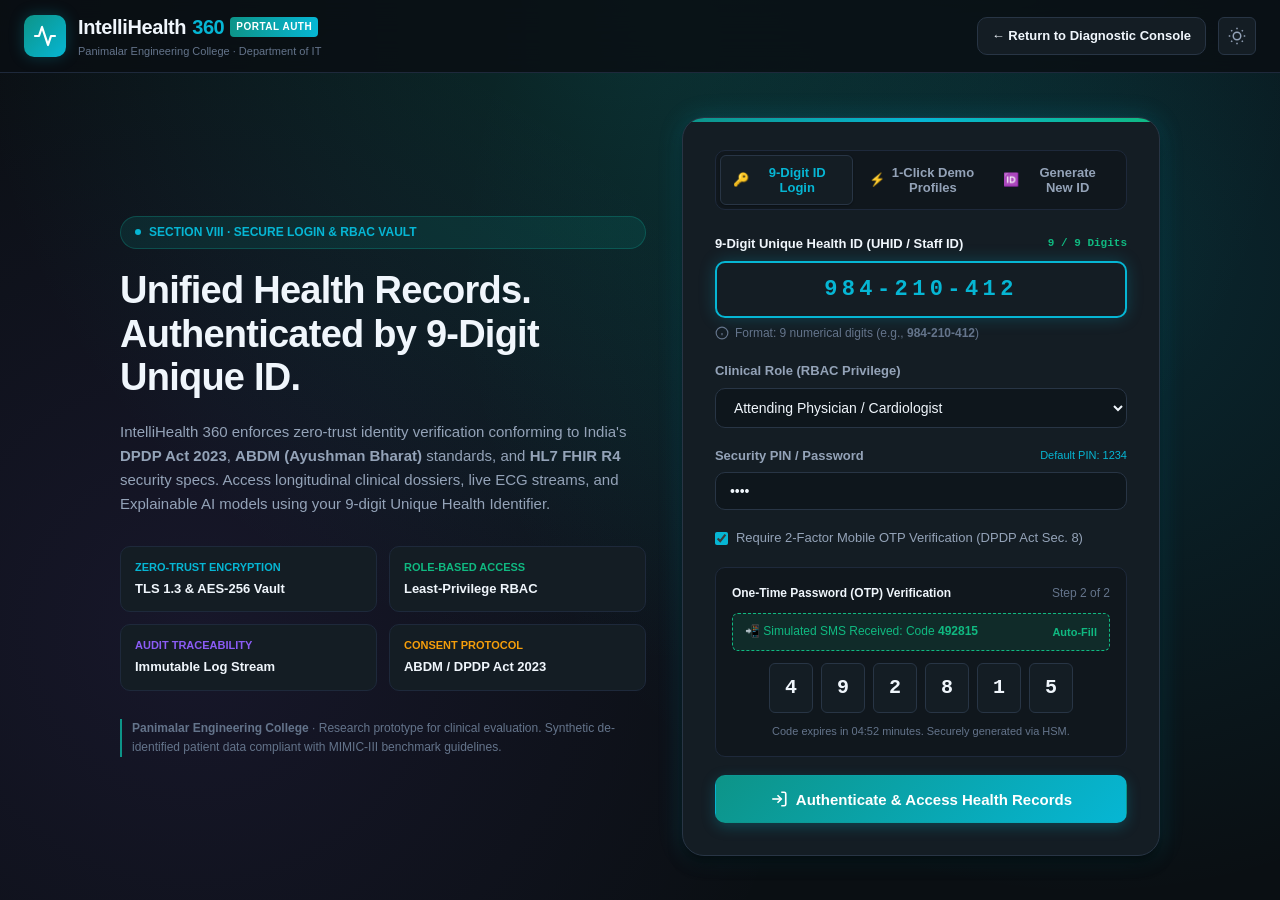
<file: login.html>
<!DOCTYPE html>
<html lang="en" data-theme="dark">
<head>
  <meta charset="UTF-8">
  <meta name="viewport" content="width=device-width, initial-scale=1.0, viewport-fit=cover">
  <title>IntelliHealth 360 · Secure 9-Digit Unique Health ID Authentication</title>
  <meta name="description" content="Secure login portal for IntelliHealth 360 using 9-digit Unique Health ID (UHID/ABHA), multi-factor authentication, and role-based access control.">
  <link rel="stylesheet" href="styles.css">
</head>
<body class="login-page-body">

  <!-- Header -->
  <header class="site-header">
    <div class="container header-inner">
      <a href="index.html" class="brand-wrapper">
        <div class="brand-icon-box">
          <svg viewBox="0 0 24 24" fill="none" stroke="currentColor" stroke-width="2.2" stroke-linecap="round" stroke-linejoin="round">
            <path d="M22 12h-4l-3 9L9 3l-3 9H2"/>
          </svg>
        </div>
        <div class="brand-text">
          <div class="brand-title">
            IntelliHealth <span style="color: var(--brand-cyan);">360</span>
            <span class="brand-badge">PORTAL AUTH</span>
          </div>
          <span class="brand-subtitle">Panimalar Engineering College · Department of IT</span>
        </div>
      </a>

      <div class="header-actions">
        <a href="index.html" class="btn btn-secondary" style="font-size: 13px; padding: 8px 14px;">
          ← Return to Diagnostic Console
        </a>
        <button id="theme-toggle" class="btn-icon" title="Toggle Theme (Dark / Light)">
          <svg width="18" height="18" viewBox="0 0 24 24" fill="none" stroke="currentColor" stroke-width="2">
            <circle cx="12" cy="12" r="5"></circle>
            <line x1="12" y1="1" x2="12" y2="3"></line>
            <line x1="12" y1="21" x2="12" y2="23"></line>
            <line x1="4.22" y1="4.22" x2="5.64" y2="5.64"></line>
            <line x1="18.36" y1="18.36" x2="19.78" y2="19.78"></line>
            <line x1="1" y1="12" x2="3" y2="12"></line>
            <line x1="21" y1="12" x2="23" y2="12"></line>
            <line x1="4.22" y1="19.78" x2="5.64" y2="18.36"></line>
            <line x1="18.36" y1="5.64" x2="19.78" y2="4.22"></line>
          </svg>
        </button>
      </div>
    </div>
  </header>

  <!-- Login Main Grid -->
  <main class="login-container">
    <div class="login-grid">

      <!-- Left Column: Branding, Research Context & Compliance Badges -->
      <div class="login-brand-side">
        <div class="hero-pill-badge" style="margin-bottom: 0;">
          <span class="hero-pill-dot"></span>
          <span>SECTION VIII · SECURE LOGIN & RBAC VAULT</span>
        </div>

        <h1 style="font-size: 38px; font-weight: 800; line-height: 1.15; letter-spacing: -0.02em;">
          Unified Health Records. <br>
          <span class="gradient-text">Authenticated by 9-Digit Unique ID.</span>
        </h1>

        <p style="font-size: 15px; color: var(--text-secondary); line-height: 1.6;">
          IntelliHealth 360 enforces zero-trust identity verification conforming to India's <strong>DPDP Act 2023</strong>, <strong>ABDM (Ayushman Bharat)</strong> standards, and <strong>HL7 FHIR R4</strong> security specs. Access longitudinal clinical dossiers, live ECG streams, and Explainable AI models using your 9-digit Unique Health Identifier.
        </p>

        <!-- Compliance & Security Micro-Grid -->
        <div style="display: grid; grid-template-columns: 1fr 1fr; gap: 12px; margin-top: 10px;">
          <div style="background: var(--bg-card); border: 1px solid var(--border-subtle); padding: 12px 14px; border-radius: var(--radius-md);">
            <div style="font-size: 11px; text-transform: uppercase; color: var(--brand-cyan); font-weight: 700;">Zero-Trust Encryption</div>
            <div style="font-size: 13px; font-weight: 600; margin-top: 2px;">TLS 1.3 & AES-256 Vault</div>
          </div>
          <div style="background: var(--bg-card); border: 1px solid var(--border-subtle); padding: 12px 14px; border-radius: var(--radius-md);">
            <div style="font-size: 11px; text-transform: uppercase; color: var(--brand-emerald); font-weight: 700;">Role-Based Access</div>
            <div style="font-size: 13px; font-weight: 600; margin-top: 2px;">Least-Privilege RBAC</div>
          </div>
          <div style="background: var(--bg-card); border: 1px solid var(--border-subtle); padding: 12px 14px; border-radius: var(--radius-md);">
            <div style="font-size: 11px; text-transform: uppercase; color: var(--brand-purple); font-weight: 700;">Audit Traceability</div>
            <div style="font-size: 13px; font-weight: 600; margin-top: 2px;">Immutable Log Stream</div>
          </div>
          <div style="background: var(--bg-card); border: 1px solid var(--border-subtle); padding: 12px 14px; border-radius: var(--radius-md);">
            <div style="font-size: 11px; text-transform: uppercase; color: var(--status-warning); font-weight: 700;">Consent Protocol</div>
            <div style="font-size: 13px; font-weight: 600; margin-top: 2px;">ABDM / DPDP Act 2023</div>
          </div>
        </div>

        <div style="font-size: 12px; color: var(--text-muted); border-left: 2px solid var(--brand-teal); padding-left: 10px; margin-top: 8px;">
          <strong>Panimalar Engineering College</strong> · Research prototype for clinical evaluation. Synthetic de-identified patient data compliant with MIMIC-III benchmark guidelines.
        </div>
      </div>

      <!-- Right Column: Interactive Login Card -->
      <div class="login-card">
        
        <!-- Portal Nav Tabs -->
        <div class="portal-nav-tabs">
          <button class="portal-nav-tab active" id="tab-btn-id">
            <span>🔑</span> 9-Digit ID Login
          </button>
          <button class="portal-nav-tab" id="tab-btn-demo">
            <span>⚡</span> 1-Click Demo Profiles
          </button>
          <button class="portal-nav-tab" id="tab-btn-register">
            <span>🆔</span> Generate New ID
          </button>
        </div>

        <!-- ==============================================================
             PANEL 1: 9-Digit Unique ID Login Form
             ============================================================== -->
        <div id="panel-id-login">
          <form id="form-unique-id-login" onsubmit="return false;">
            
            <!-- 9-Digit Unique ID Input Field -->
            <div class="unique-id-input-wrap">
              <div class="unique-id-label-row">
                <label for="input-unique-id">9-Digit Unique Health ID (UHID / Staff ID)</label>
                <span class="id-digit-counter" id="id-counter">0 / 9 Digits</span>
              </div>
              <input 
                type="text" 
                id="input-unique-id" 
                class="id-input-box" 
                placeholder="984-210-412" 
                maxlength="11" 
                autocomplete="off"
                autofocus
              >
              <div class="id-helper-text">
                <svg width="14" height="14" viewBox="0 0 24 24" fill="none" stroke="currentColor" stroke-width="2"><circle cx="12" cy="12" r="10"></circle><line x1="12" y1="16" x2="12" y2="12"></line><line x1="12" y1="8" x2="12.01" y2="8"></line></svg>
                <span>Format: 9 numerical digits (e.g., <strong>984-210-412</strong>)</span>
              </div>
            </div>

            <!-- Role Selection -->
            <div class="auth-form-group">
              <label class="auth-label" for="select-role">Clinical Role (RBAC Privilege)</label>
              <select id="select-role" class="auth-select">
                <option value="patient">Patient Self-Care Profile</option>
                <option value="doctor" selected>Attending Physician / Cardiologist</option>
                <option value="nurse">Clinical Inpatient Nurse (Ward 3B)</option>
                <option value="admin">Chief Medical Compliance Officer (Admin)</option>
              </select>
            </div>

            <!-- Security PIN / Password -->
            <div class="auth-form-group">
              <div style="display: flex; justify-content: space-between; align-items: center; margin-bottom: 6px;">
                <label class="auth-label" for="input-pin" style="margin-bottom: 0;">Security PIN / Password</label>
                <span style="font-size: 11px; color: var(--brand-cyan);">Default PIN: 1234</span>
              </div>
              <input type="password" id="input-pin" class="auth-input" placeholder="Enter 4-digit PIN or password" value="1234">
            </div>

            <!-- 2FA OTP Toggle Checkbox -->
            <div style="display: flex; align-items: center; gap: 8px; margin-bottom: 18px; font-size: 13px; color: var(--text-secondary);">
              <input type="checkbox" id="check-2fa" checked style="accent-color: var(--brand-cyan); cursor: pointer;">
              <label for="check-2fa" style="cursor: pointer;">
                Require 2-Factor Mobile OTP Verification (DPDP Act Sec. 8)
              </label>
            </div>

            <!-- 2FA OTP Verification Panel (Simulated) -->
            <div id="otp-panel" class="otp-panel active">
              <div class="otp-header">
                <span style="font-weight: 700; color: var(--text-main);">One-Time Password (OTP) Verification</span>
                <span style="color: var(--text-muted);">Step 2 of 2</span>
              </div>
              <div class="otp-sms-banner">
                <span>📲 Simulated SMS Received: Code <strong>492815</strong></span>
                <button type="button" id="btn-autofill-otp" class="btn-link" style="font-size: 11px; color: var(--brand-emerald);">
                  Auto-Fill
                </button>
              </div>
              <div class="otp-inputs-row">
                <input type="text" class="otp-digit" maxlength="1" value="4">
                <input type="text" class="otp-digit" maxlength="1" value="9">
                <input type="text" class="otp-digit" maxlength="1" value="2">
                <input type="text" class="otp-digit" maxlength="1" value="8">
                <input type="text" class="otp-digit" maxlength="1" value="1">
                <input type="text" class="otp-digit" maxlength="1" value="5">
              </div>
              <div style="font-size: 11px; color: var(--text-muted); text-align: center;">
                Code expires in <span id="otp-timer">04:52</span> minutes. Securely generated via HSM.
              </div>
            </div>

            <!-- Submit Button -->
            <button type="button" id="btn-submit-login" class="btn btn-primary" style="width: 100%; padding: 14px; font-size: 15px;">
              <svg width="18" height="18" viewBox="0 0 24 24" fill="none" stroke="currentColor" stroke-width="2.2"><path d="M15 3h4a2 2 0 0 1 2 2v14a2 2 0 0 1-2 2h-4"></path><polyline points="10 17 15 12 10 7"></polyline><line x1="15" y1="12" x2="3" y2="12"></line></svg>
              <span>Authenticate & Access Health Records</span>
            </button>
          </form>
        </div>

        <!-- ==============================================================
             PANEL 2: 1-Click Demo Profiles
             ============================================================== -->
        <div id="panel-demo-login" style="display: none;">
          <p style="font-size: 13px; color: var(--text-secondary); margin-bottom: 12px;">
            Select any pre-configured clinical profile below to test with a certified 9-digit Unique Health ID:
          </p>
          <div id="demo-users-container" class="demo-users-grid"></div>
        </div>

        <!-- ==============================================================
             PANEL 3: Register & Generate 9-Digit Unique ID
             ============================================================== -->
        <div id="panel-register-id" style="display: none;">
          <form id="form-register-id" onsubmit="return false;">
            <p style="font-size: 13px; color: var(--text-secondary); margin-bottom: 12px;">
              Enroll a new synthetic patient into the IntelliHealth 360 network with an automated 9-digit cryptographic ID:
            </p>

            <div class="auth-form-group">
              <label class="auth-label">Patient Full Name</label>
              <input type="text" id="reg-name" class="auth-input" placeholder="e.g. Karthik Rajan" value="Karthik Rajan">
            </div>

            <div style="display: grid; grid-template-columns: 1fr 1fr; gap: 12px;">
              <div class="auth-form-group">
                <label class="auth-label">Age</label>
                <input type="number" id="reg-age" class="auth-input" value="52" min="1" max="110">
              </div>
              <div class="auth-form-group">
                <label class="auth-label">Gender</label>
                <select id="reg-gender" class="auth-select">
                  <option value="Male" selected>Male</option>
                  <option value="Female">Female</option>
                  <option value="Other">Other</option>
                </select>
              </div>
            </div>

            <div class="auth-form-group">
              <label class="auth-label">Primary Clinical Condition</label>
              <input type="text" id="reg-condition" class="auth-input" value="Essential Hypertension · Dyslipidemia" placeholder="e.g. Type 2 Diabetes">
            </div>

            <div style="display: flex; gap: 10px; margin-bottom: 14px;">
              <button type="button" id="btn-generate-uhid" class="btn btn-secondary" style="flex: 1; font-size: 13px;">
                🎲 Generate 9-Digit ID
              </button>
            </div>

            <!-- Smart Health ID Card Preview -->
            <div id="smart-card-preview" class="smart-health-card">
              <div class="smart-card-header">
                <div>
                  <span style="font-size: 10px; text-transform: uppercase; font-weight: 700; color: #38bdf8; letter-spacing: 0.05em;">IntelliHealth 360 · ABDM Stack</span>
                  <div style="font-size: 16px; font-weight: 800;" id="card-holder-name">Karthik Rajan</div>
                </div>
                <span class="badge-pill" style="font-size: 10px;">VALID</span>
              </div>
              <div class="smart-card-chip"></div>
              <div style="font-size: 10px; color: var(--text-muted); text-transform: uppercase;">9-Digit Unique Health ID (UHID)</div>
              <div class="smart-card-id-num" id="card-id-display">842-190-337</div>
              <div class="smart-card-footer">
                <div>
                  <div style="color: var(--text-muted);">Health Profile</div>
                  <div id="card-condition-display">Hypertension & Dyslipidemia</div>
                </div>
                <div style="font-family: var(--font-mono); font-size: 10px; text-align: right; color: #34d399;">
                  QR: VERIFIED<br>
                  PANIMALAR HEALTH
                </div>
              </div>
            </div>

            <button type="button" id="btn-register-submit" class="btn btn-primary" style="width: 100%; margin-top: 18px; padding: 12px;">
              Register & Launch Console
            </button>
          </form>
        </div>

      </div>
    </div>
  </main>

  <!-- Toast Notification Stack -->
  <div id="toast-container" class="toast-container"></div>

  <!-- Scripts -->
  <script src="data.js"></script>
  <script>
    document.addEventListener('DOMContentLoaded', () => {
      const data = window.IH360_DATA || {};
      const users = data.SYSTEM_USERS || [];

      // Theme toggle
      const savedTheme = localStorage.getItem('ih360_theme') || 'dark';
      document.documentElement.setAttribute('data-theme', savedTheme);
      document.getElementById('theme-toggle').onclick = () => {
        const cur = document.documentElement.getAttribute('data-theme') || 'dark';
        const next = cur === 'dark' ? 'light' : 'dark';
        document.documentElement.setAttribute('data-theme', next);
        localStorage.setItem('ih360_theme', next);
      };

      // Toast helper
      const showToast = (msg, type = 'info') => {
        const container = document.getElementById('toast-container');
        const t = document.createElement('div');
        t.className = `toast ${type}`;
        t.innerHTML = `<span>${type === 'success' ? '✅' : type === 'critical' ? '🚨' : 'ℹ️'}</span> <span>${msg}</span>`;
        container.appendChild(t);
        setTimeout(() => { t.style.opacity = '0'; setTimeout(() => t.remove(), 300); }, 3500);
      };

      // Navigation tabs
      const tabBtnId = document.getElementById('tab-btn-id');
      const tabBtnDemo = document.getElementById('tab-btn-demo');
      const tabBtnRegister = document.getElementById('tab-btn-register');
      const panelId = document.getElementById('panel-id-login');
      const panelDemo = document.getElementById('panel-demo-login');
      const panelRegister = document.getElementById('panel-register-id');

      const switchTab = (activeBtn, activePanel) => {
        [tabBtnId, tabBtnDemo, tabBtnRegister].forEach(b => b.classList.remove('active'));
        [panelId, panelDemo, panelRegister].forEach(p => p.style.display = 'none');
        activeBtn.classList.add('active');
        activePanel.style.display = 'block';
      };

      tabBtnId.onclick = () => switchTab(tabBtnId, panelId);
      tabBtnDemo.onclick = () => switchTab(tabBtnDemo, panelDemo);
      tabBtnRegister.onclick = () => switchTab(tabBtnRegister, panelRegister);

      // 9-Digit input formatting logic
      const idInput = document.getElementById('input-unique-id');
      const idCounter = document.getElementById('id-counter');

      const format9Digit = (raw) => {
        const cleaned = raw.replace(/\D/g, '').slice(0, 9);
        let formatted = '';
        if (cleaned.length > 0) formatted += cleaned.slice(0, 3);
        if (cleaned.length >= 4) formatted += '-' + cleaned.slice(3, 6);
        if (cleaned.length >= 7) formatted += '-' + cleaned.slice(6, 9);
        return { formatted, digitsCount: cleaned.length, rawDigits: cleaned };
      };

      idInput.addEventListener('input', (e) => {
        const { formatted, digitsCount } = format9Digit(e.target.value);
        e.target.value = formatted;
        idCounter.textContent = `${digitsCount} / 9 Digits`;
        idCounter.classList.toggle('valid', digitsCount === 9);
      });

      // Default sample 9-digit ID
      idInput.value = '984-210-412';
      idCounter.textContent = '9 / 9 Digits';
      idCounter.classList.add('valid');

      // 2FA toggle
      const check2fa = document.getElementById('check-2fa');
      const otpPanel = document.getElementById('otp-panel');
      check2fa.onchange = () => {
        otpPanel.classList.toggle('active', check2fa.checked);
      };

      document.getElementById('btn-autofill-otp').onclick = () => {
        const digits = ['4', '9', '2', '8', '1', '5'];
        document.querySelectorAll('.otp-digit').forEach((d, i) => d.value = digits[i]);
        showToast('Simulated 2FA OTP auto-filled', 'success');
      };

      // Populate demo users list
      const demoContainer = document.getElementById('demo-users-container');
      demoContainer.innerHTML = users.map(u => `
        <div class="demo-user-card" data-id="${u.uniqueIdFormatted}" data-role="${u.role}" data-patient-idx="${u.patientIndex}">
          <div class="demo-user-left">
            <div class="demo-user-avatar">${u.avatar}</div>
            <div>
              <div class="demo-user-name">${u.name}</div>
              <div class="demo-user-role">${u.roleLabel}</div>
            </div>
          </div>
          <div class="demo-user-id-badge">${u.uniqueIdFormatted}</div>
        </div>
      `).join('');

      demoContainer.querySelectorAll('.demo-user-card').forEach(card => {
        card.onclick = () => {
          const id = card.dataset.id;
          const role = card.dataset.role;
          const patientIdx = card.dataset.patientIdx;
          
          idInput.value = id;
          document.getElementById('select-role').value = role;
          
          showToast(`Selected demo credentials for ${id}`, 'info');
          authenticateUser(id, role, parseInt(patientIdx, 10));
        };
      });

      // Generator for new 9-digit ID
      const random9Digit = () => {
        const n = Math.floor(100000000 + Math.random() * 900000000).toString();
        return `${n.slice(0,3)}-${n.slice(3,6)}-${n.slice(6,9)}`;
      };

      const cardIdDisplay = document.getElementById('card-id-display');
      const cardHolderName = document.getElementById('card-holder-name');
      const cardConditionDisplay = document.getElementById('card-condition-display');
      const regName = document.getElementById('reg-name');
      const regCondition = document.getElementById('reg-condition');

      document.getElementById('btn-generate-uhid').onclick = () => {
        const newId = random9Digit();
        cardIdDisplay.textContent = newId;
        cardHolderName.textContent = regName.value || 'Karthik Rajan';
        cardConditionDisplay.textContent = regCondition.value || 'General Telemetry';
        showToast(`Generated new 9-digit Unique Health ID: ${newId}`, 'success');
      };

      regName.oninput = () => cardHolderName.textContent = regName.value || 'Karthik Rajan';
      regCondition.oninput = () => cardConditionDisplay.textContent = regCondition.value || 'General Telemetry';

      document.getElementById('btn-register-submit').onclick = () => {
        const id = cardIdDisplay.textContent;
        showToast(`New patient registered with 9-digit ID: ${id}`, 'success');
        authenticateUser(id, 'patient', 0, regName.value);
      };

      // Submission logic
      const submitBtn = document.getElementById('btn-submit-login');
      submitBtn.onclick = () => {
        const raw = idInput.value;
        const { rawDigits, digitsCount } = format9Digit(raw);
        if (digitsCount !== 9) {
          showToast('Please enter a valid 9-digit Unique Health ID', 'critical');
          idInput.focus();
          return;
        }

        const role = document.getElementById('select-role').value;
        authenticateUser(raw, role);
      };

      function authenticateUser(idFormatted, role, patientIndex = 0, customName = null) {
        submitBtn.disabled = true;
        submitBtn.innerHTML = `<span>⏳ Verifying 9-Digit Cryptographic ID...</span>`;

        // Check if matching in database
        const cleanId = idFormatted.replace(/\D/g, '');
        const matched = users.find(u => u.uniqueId === cleanId) || {
          name: customName || (role === 'doctor' ? 'Dr. Staff Physician' : 'Authenticated Patient'),
          role: role,
          uniqueIdFormatted: idFormatted,
          patientIndex: patientIndex
        };

        setTimeout(() => {
          submitBtn.innerHTML = `<span>🔐 Establishing Zero-Trust Session (AES-256)...</span>`;
        }, 500);

        setTimeout(() => {
          // Store authenticated state
          const authSession = {
            uniqueId: cleanId,
            uniqueIdFormatted: idFormatted,
            name: matched.name,
            role: role,
            patientIndex: matched.patientIndex || 0,
            loginTime: new Date().toLocaleTimeString([], { hour: '2-digit', minute: '2-digit', second: '2-digit' })
          };

          localStorage.setItem('ih360_auth_user', JSON.stringify(authSession));
          showToast(`Welcome, ${matched.name}! Redirecting to Live Console...`, 'success');
          
          setTimeout(() => {
            window.location.href = 'index.html';
          }, 900);
        }, 1200);
      }
    });
  </script>
</body>
</html>
</file>
<file: styles.css>
/* ==========================================================================
   IntelliHealth 360 - Design System & Modern Stylesheet
   Panimalar Engineering College · AI-Powered Unified Digital Health Records
   ========================================================================== */

:root {
  /* Color Palette - Dark Mode (Default Clinical Telemetry) */
  --bg-primary: #0a0f13;
  --bg-secondary: #10171d;
  --bg-card: #141d24;
  --bg-card-hover: #19252e;
  --bg-elevated: #1e2c37;
  --bg-input: #0e161c;
  
  --text-main: #f0f6fc;
  --text-secondary: #94a3b8;
  --text-muted: #64748b;
  --text-dim: #475569;
  
  --brand-teal: #0d9488;
  --brand-cyan: #06b6d4;
  --brand-cyan-glow: rgba(6, 182, 212, 0.25);
  --brand-emerald: #10b981;
  --brand-purple: #8b5cf6;
  
  --status-critical: #ef4444;
  --status-critical-bg: rgba(239, 68, 68, 0.15);
  --status-warning: #f59e0b;
  --status-warning-bg: rgba(245, 158, 11, 0.15);
  --status-success: #10b981;
  --status-success-bg: rgba(16, 185, 129, 0.15);
  --status-info: #38bdf8;
  --status-info-bg: rgba(56, 189, 248, 0.15);

  --border-subtle: #1e293b;
  --border-light: #283545;
  --border-focus: #06b6d4;
  
  --ecg-grid: #0d2024;
  --ecg-line: #00f5b4;
  
  --font-sans: -apple-system, BlinkMacSystemFont, "Segoe UI", Roboto, "Inter", "Helvetica Neue", Arial, sans-serif;
  --font-mono: "JetBrains Mono", "SF Mono", "Consolas", "Courier New", monospace;
  
  --radius-sm: 6px;
  --radius-md: 10px;
  --radius-lg: 16px;
  --radius-xl: 22px;
  
  --shadow-sm: 0 1px 2px 0 rgba(0, 0, 0, 0.3);
  --shadow-md: 0 4px 6px -1px rgba(0, 0, 0, 0.4), 0 2px 4px -2px rgba(0, 0, 0, 0.3);
  --shadow-lg: 0 10px 15px -3px rgba(0, 0, 0, 0.5), 0 4px 6px -4px rgba(0, 0, 0, 0.4);
  --shadow-glow: 0 0 25px rgba(6, 182, 212, 0.2);
  
  --transition-fast: 0.15s ease;
  --transition-normal: 0.25s ease;
}

/* Light Theme Variables */
[data-theme="light"] {
  --bg-primary: #f8fafc;
  --bg-secondary: #f1f5f9;
  --bg-card: #ffffff;
  --bg-card-hover: #f8fafc;
  --bg-elevated: #e2e8f0;
  --bg-input: #ffffff;
  
  --text-main: #0f172a;
  --text-secondary: #475569;
  --text-muted: #64748b;
  --text-dim: #94a3b8;
  
  --brand-teal: #0f766e;
  --brand-cyan: #0284c7;
  --brand-cyan-glow: rgba(2, 132, 199, 0.15);
  --brand-emerald: #059669;
  
  --border-subtle: #e2e8f0;
  --border-light: #cbd5e1;
  --border-focus: #0284c7;
  
  --ecg-grid: #132b2a;
  --ecg-line: #10b981;
  
  --shadow-sm: 0 1px 3px 0 rgba(0, 0, 0, 0.08);
  --shadow-md: 0 4px 6px -1px rgba(0, 0, 0, 0.08);
  --shadow-lg: 0 10px 15px -3px rgba(0, 0, 0, 0.1);
  --shadow-glow: 0 0 20px rgba(2, 132, 199, 0.12);
}

/* Base Resets */
*, *::before, *::after {
  box-sizing: border-box;
  margin: 0;
  padding: 0;
}

html {
  scroll-behavior: smooth;
  font-family: var(--font-sans);
  background-color: var(--bg-primary);
  color: var(--text-main);
  line-height: 1.6;
  -webkit-font-smoothing: antialiased;
}

body {
  min-height: 100vh;
  overflow-x: hidden;
  background: radial-gradient(circle at 50% -20%, rgba(13, 148, 136, 0.12), transparent 70%),
              radial-gradient(circle at 10% 20%, rgba(6, 182, 212, 0.08), transparent 50%),
              var(--bg-primary);
  transition: background-color var(--transition-normal), color var(--transition-normal);
}

/* Typography Helpers */
h1, h2, h3, h4, h5, h6 {
  font-weight: 700;
  line-height: 1.25;
  color: var(--text-main);
}

a {
  color: var(--brand-cyan);
  text-decoration: none;
  transition: color var(--transition-fast);
}

a:hover {
  text-decoration: underline;
}

code, pre, .mono {
  font-family: var(--font-mono);
}

/* Container */
.container {
  max-width: 1280px;
  margin: 0 auto;
  padding: 0 24px;
}

/* ==========================================================================
   Header & Navigation
   ========================================================================== */
.site-header {
  position: sticky;
  top: 0;
  z-index: 100;
  backdrop-filter: blur(16px);
  -webkit-backdrop-filter: blur(16px);
  background-color: rgba(10, 15, 19, 0.85);
  border-bottom: 1px solid var(--border-subtle);
  transition: background-color var(--transition-normal), border-color var(--transition-normal);
}

[data-theme="light"] .site-header {
  background-color: rgba(255, 255, 255, 0.88);
}

.header-inner {
  display: flex;
  align-items: center;
  justify-content: space-between;
  height: 72px;
  gap: 16px;
}

.brand-wrapper {
  display: flex;
  align-items: center;
  gap: 12px;
  text-decoration: none;
}

.brand-icon-box {
  width: 42px;
  height: 42px;
  background: linear-gradient(135deg, var(--brand-teal), var(--brand-cyan));
  border-radius: var(--radius-md);
  display: flex;
  align-items: center;
  justify-content: center;
  color: #fff;
  box-shadow: 0 0 15px var(--brand-cyan-glow);
  position: relative;
}

.brand-icon-box svg {
  width: 24px;
  height: 24px;
  animation: pulse-heart 2s infinite ease-in-out;
}

@keyframes pulse-heart {
  0%, 100% { transform: scale(1); }
  14% { transform: scale(1.15); }
  28% { transform: scale(1); }
  42% { transform: scale(1.12); }
  70% { transform: scale(1); }
}

.brand-text {
  display: flex;
  flex-direction: column;
}

.brand-title {
  font-size: 20px;
  font-weight: 800;
  letter-spacing: -0.02em;
  color: var(--text-main);
  display: flex;
  align-items: center;
  gap: 6px;
}

.brand-badge {
  font-size: 10px;
  font-weight: 700;
  text-transform: uppercase;
  padding: 2px 6px;
  background: linear-gradient(90deg, var(--brand-teal), var(--brand-cyan));
  color: #fff;
  border-radius: 4px;
  letter-spacing: 0.05em;
}

.brand-subtitle {
  font-size: 11px;
  color: var(--text-muted);
  font-weight: 500;
}

.nav-links {
  display: flex;
  align-items: center;
  gap: 22px;
  list-style: none;
}

.nav-links a {
  font-size: 14px;
  font-weight: 500;
  color: var(--text-secondary);
  transition: color var(--transition-fast);
}

.nav-links a:hover, .nav-links a.active {
  color: var(--brand-cyan);
  text-decoration: none;
}

.header-actions {
  display: flex;
  align-items: center;
  gap: 12px;
}

.btn-icon {
  background: var(--bg-card);
  border: 1px solid var(--border-light);
  color: var(--text-secondary);
  width: 38px;
  height: 38px;
  border-radius: var(--radius-sm);
  display: flex;
  align-items: center;
  justify-content: center;
  cursor: pointer;
  transition: all var(--transition-fast);
}

.btn-icon:hover {
  color: var(--text-main);
  border-color: var(--border-focus);
  background: var(--bg-card-hover);
}

.role-badge {
  display: inline-flex;
  align-items: center;
  gap: 6px;
  padding: 6px 12px;
  border-radius: var(--radius-sm);
  background: var(--bg-card);
  border: 1px solid var(--border-light);
  font-size: 13px;
  color: var(--text-main);
  cursor: pointer;
}

.role-dot {
  width: 8px;
  height: 8px;
  border-radius: 50%;
  background-color: var(--brand-emerald);
  box-shadow: 0 0 8px var(--brand-emerald);
}

/* ==========================================================================
   Hero Section
   ========================================================================== */
.hero-section {
  padding: 64px 0 40px;
  position: relative;
}

.hero-pill-badge {
  display: inline-flex;
  align-items: center;
  gap: 8px;
  padding: 6px 14px;
  border-radius: 9999px;
  background: rgba(13, 148, 136, 0.15);
  border: 1px solid rgba(13, 148, 136, 0.35);
  font-size: 12px;
  font-weight: 600;
  color: var(--brand-cyan);
  margin-bottom: 20px;
}

.hero-pill-dot {
  width: 6px;
  height: 6px;
  border-radius: 50%;
  background: var(--brand-cyan);
  animation: pulse-ring 1.5s infinite;
}

@keyframes pulse-ring {
  0% { transform: scale(0.95); box-shadow: 0 0 0 0 rgba(6, 182, 212, 0.7); }
  70% { transform: scale(1); box-shadow: 0 0 0 8px rgba(6, 182, 212, 0); }
  100% { transform: scale(0.95); box-shadow: 0 0 0 0 rgba(6, 182, 212, 0); }
}

.hero-title {
  font-size: clamp(34px, 4.5vw, 56px);
  font-weight: 800;
  letter-spacing: -0.03em;
  margin-bottom: 18px;
  max-width: 920px;
}

.hero-title .gradient-text {
  background: linear-gradient(135deg, #38bdf8 0%, #10b981 60%, #34d399 100%);
  -webkit-background-clip: text;
  -webkit-text-fill-color: transparent;
}

.hero-lead {
  font-size: 18px;
  color: var(--text-secondary);
  max-width: 780px;
  line-height: 1.65;
  margin-bottom: 32px;
}

.hero-actions {
  display: flex;
  align-items: center;
  flex-wrap: wrap;
  gap: 16px;
  margin-bottom: 48px;
}

.btn {
  display: inline-flex;
  align-items: center;
  justify-content: center;
  gap: 8px;
  padding: 12px 24px;
  font-size: 15px;
  font-weight: 600;
  border-radius: var(--radius-md);
  border: 1px solid transparent;
  cursor: pointer;
  transition: all var(--transition-fast);
  text-decoration: none;
}

.btn-primary {
  background: linear-gradient(135deg, var(--brand-teal), var(--brand-cyan));
  color: #ffffff;
  box-shadow: 0 4px 14px var(--brand-cyan-glow);
}

.btn-primary:hover {
  transform: translateY(-2px);
  box-shadow: 0 6px 20px rgba(6, 182, 212, 0.4);
  text-decoration: none;
  color: #fff;
}

.btn-secondary {
  background: var(--bg-card);
  border-color: var(--border-light);
  color: var(--text-main);
}

.btn-secondary:hover {
  background: var(--bg-card-hover);
  border-color: var(--border-focus);
  text-decoration: none;
}

.btn-danger-outline {
  background: rgba(239, 68, 68, 0.1);
  border-color: rgba(239, 68, 68, 0.4);
  color: #f87171;
}

.btn-danger-outline:hover {
  background: var(--status-critical);
  color: #fff;
  border-color: var(--status-critical);
}

/* Live Stats Ribbon */
.stats-ribbon {
  display: grid;
  grid-template-columns: repeat(auto-fit, minmax(200px, 1fr));
  gap: 16px;
  background: var(--bg-card);
  border: 1px solid var(--border-subtle);
  border-radius: var(--radius-lg);
  padding: 20px 24px;
  box-shadow: var(--shadow-sm);
}

.stat-item {
  display: flex;
  flex-direction: column;
  padding: 8px 12px;
  border-left: 3px solid var(--brand-cyan);
}

.stat-item:nth-child(2) { border-left-color: var(--brand-emerald); }
.stat-item:nth-child(3) { border-left-color: var(--brand-purple); }
.stat-item:nth-child(4) { border-left-color: var(--status-warning); }

.stat-num {
  font-size: 28px;
  font-weight: 800;
  font-family: var(--font-mono);
  color: var(--text-main);
  line-height: 1.1;
}

.stat-label {
  font-size: 13px;
  color: var(--text-muted);
  font-weight: 500;
  margin-top: 4px;
}

.stat-sub {
  font-size: 11px;
  color: var(--brand-cyan);
  font-weight: 600;
}

/* ==========================================================================
   Patient Control & Vitals Telemetry Console
   ========================================================================== */
.section-wrapper {
  padding: 48px 0;
  border-top: 1px solid var(--border-subtle);
}

.section-head {
  display: flex;
  justify-content: space-between;
  align-items: flex-end;
  flex-wrap: wrap;
  gap: 16px;
  margin-bottom: 24px;
}

.section-title-wrap h2 {
  font-size: 28px;
  letter-spacing: -0.02em;
  display: flex;
  align-items: center;
  gap: 10px;
}

.section-desc {
  font-size: 15px;
  color: var(--text-secondary);
  margin-top: 4px;
  max-width: 680px;
}

/* Patient Selector Bar */
.patient-control-bar {
  display: flex;
  align-items: center;
  justify-content: space-between;
  flex-wrap: wrap;
  gap: 16px;
  background: var(--bg-card);
  border: 1px solid var(--border-light);
  border-radius: var(--radius-lg);
  padding: 16px 20px;
  margin-bottom: 24px;
  box-shadow: var(--shadow-sm);
}

.patient-select-group {
  display: flex;
  align-items: center;
  gap: 14px;
  flex-wrap: wrap;
}

.select-label {
  font-size: 13px;
  font-weight: 600;
  text-transform: uppercase;
  letter-spacing: 0.05em;
  color: var(--text-muted);
}

.patient-tabs {
  display: flex;
  gap: 8px;
  flex-wrap: wrap;
}

.patient-tab-btn {
  display: flex;
  align-items: center;
  gap: 8px;
  padding: 8px 14px;
  border-radius: var(--radius-sm);
  background: var(--bg-input);
  border: 1px solid var(--border-subtle);
  color: var(--text-secondary);
  font-size: 13px;
  font-weight: 600;
  cursor: pointer;
  transition: all var(--transition-fast);
}

.patient-tab-btn:hover {
  background: var(--bg-card-hover);
  color: var(--text-main);
  border-color: var(--border-light);
}

.patient-tab-btn.active {
  background: rgba(6, 182, 212, 0.12);
  border-color: var(--brand-cyan);
  color: var(--brand-cyan);
}

.patient-tab-avatar {
  font-size: 16px;
}

/* Patient Card Dossier */
.patient-dossier-card {
  background: linear-gradient(180deg, var(--bg-card) 0%, var(--bg-secondary) 100%);
  border: 1px solid var(--border-light);
  border-radius: var(--radius-lg);
  padding: 20px 24px;
  margin-bottom: 24px;
  display: grid;
  grid-template-columns: auto 1fr auto;
  gap: 20px;
  align-items: center;
}

@media (max-width: 860px) {
  .patient-dossier-card {
    grid-template-columns: 1fr;
    text-align: left;
  }
}

.dossier-avatar-large {
  width: 64px;
  height: 64px;
  border-radius: 50%;
  background: var(--bg-elevated);
  display: flex;
  align-items: center;
  justify-content: center;
  font-size: 32px;
  border: 2px solid var(--brand-cyan);
  box-shadow: 0 0 16px var(--brand-cyan-glow);
}

.dossier-info {
  display: flex;
  flex-direction: column;
  gap: 4px;
}

.dossier-name-row {
  display: flex;
  align-items: center;
  gap: 12px;
  flex-wrap: wrap;
}

.dossier-name {
  font-size: 22px;
  font-weight: 700;
}

.dossier-badge {
  font-size: 11px;
  font-weight: 700;
  padding: 3px 8px;
  border-radius: 9999px;
  background: var(--status-warning-bg);
  color: var(--status-warning);
  border: 1px solid rgba(245, 158, 11, 0.3);
}

.dossier-meta {
  font-size: 13px;
  color: var(--text-secondary);
  display: flex;
  gap: 16px;
  flex-wrap: wrap;
}

.dossier-meta span {
  display: inline-flex;
  align-items: center;
  gap: 4px;
}

.dossier-summary {
  font-size: 13px;
  color: var(--text-muted);
  margin-top: 4px;
}

.dossier-actions {
  display: flex;
  flex-direction: column;
  gap: 8px;
}

/* ==========================================================================
   ECG Monitor & Vitals Grid
   ========================================================================== */
.telemetry-grid {
  display: grid;
  grid-template-columns: 2fr 1fr;
  gap: 20px;
  margin-bottom: 24px;
}

@media (max-width: 960px) {
  .telemetry-grid {
    grid-template-columns: 1fr;
  }
}

.card {
  background: var(--bg-card);
  border: 1px solid var(--border-light);
  border-radius: var(--radius-lg);
  padding: 20px;
  box-shadow: var(--shadow-sm);
  position: relative;
  overflow: hidden;
}

.card-header {
  display: flex;
  justify-content: space-between;
  align-items: center;
  margin-bottom: 16px;
}

.card-title {
  font-size: 16px;
  font-weight: 700;
  display: flex;
  align-items: center;
  gap: 8px;
}

.card-badge {
  font-size: 11px;
  padding: 2px 8px;
  border-radius: 4px;
  background: var(--bg-elevated);
  color: var(--text-secondary);
  font-weight: 600;
}

/* ECG Canvas Container */
.ecg-container {
  background: #04090b;
  border: 1px solid #132b2a;
  border-radius: var(--radius-md);
  padding: 12px;
  position: relative;
}

.ecg-toolbar {
  display: flex;
  justify-content: space-between;
  align-items: center;
  margin-bottom: 8px;
  font-size: 12px;
  font-family: var(--font-mono);
  color: #6ee7b7;
}

.ecg-canvas {
  width: 100%;
  height: 160px;
  display: block;
  background: #020608;
  border-radius: var(--radius-sm);
}

.ecg-footer {
  display: flex;
  justify-content: space-between;
  align-items: center;
  margin-top: 10px;
  flex-wrap: wrap;
  gap: 10px;
}

.pulse-indicator {
  display: inline-flex;
  align-items: center;
  gap: 6px;
  font-size: 12px;
  color: #34d399;
}

.pulse-led {
  width: 8px;
  height: 8px;
  border-radius: 50%;
  background: #10b981;
  box-shadow: 0 0 10px #10b981;
  animation: pulse-led 1s infinite;
}

@keyframes pulse-led {
  0%, 100% { opacity: 0.3; transform: scale(0.85); }
  50% { opacity: 1; transform: scale(1.2); }
}

/* Vitals Numeric Tiles */
.vitals-grid {
  display: grid;
  grid-template-columns: repeat(2, 1fr);
  gap: 12px;
}

.vital-tile {
  background: var(--bg-secondary);
  border: 1px solid var(--border-subtle);
  border-radius: var(--radius-md);
  padding: 14px 16px;
  transition: all var(--transition-fast);
  position: relative;
}

.vital-tile:hover {
  border-color: var(--border-light);
  transform: translateY(-2px);
}

.vital-tile.warning {
  border-color: rgba(245, 158, 11, 0.4);
  background: rgba(245, 158, 11, 0.05);
}

.vital-tile.critical {
  border-color: rgba(239, 68, 68, 0.6);
  background: rgba(239, 68, 68, 0.08);
  animation: border-flash 1.5s infinite;
}

@keyframes border-flash {
  0%, 100% { border-color: rgba(239, 68, 68, 0.4); }
  50% { border-color: rgba(239, 68, 68, 1); box-shadow: 0 0 12px rgba(239, 68, 68, 0.3); }
}

.vital-head {
  display: flex;
  justify-content: space-between;
  align-items: center;
  margin-bottom: 6px;
}

.vital-name {
  font-size: 12px;
  color: var(--text-muted);
  font-weight: 600;
  text-transform: uppercase;
}

.vital-tag {
  font-size: 10px;
  font-weight: 700;
  padding: 1px 5px;
  border-radius: 3px;
  background: var(--bg-elevated);
  color: var(--text-secondary);
}

.vital-val-row {
  display: flex;
  align-items: baseline;
  gap: 4px;
}

.vital-val {
  font-size: 32px;
  font-weight: 800;
  font-family: var(--font-mono);
  color: var(--text-main);
  line-height: 1;
}

.vital-unit {
  font-size: 13px;
  color: var(--text-muted);
  font-weight: 500;
}

.vital-range {
  font-size: 11px;
  color: var(--text-dim);
  margin-top: 4px;
}

/* ==========================================================================
   2-Column Clinical Intelligence: Timeline & AI Insights
   ========================================================================== */
.intelligence-grid {
  display: grid;
  grid-template-columns: 1.1fr 1fr;
  gap: 20px;
  margin-bottom: 24px;
}

@media (max-width: 1080px) {
  .intelligence-grid {
    grid-template-columns: 1fr;
  }
}

/* Data Pipeline Visualizer */
.pipeline-stepper {
  display: grid;
  grid-template-columns: repeat(6, 1fr);
  gap: 6px;
  margin-bottom: 20px;
}

@media (max-width: 768px) {
  .pipeline-stepper {
    grid-template-columns: repeat(3, 1fr);
  }
}

.pipe-step-card {
  background: var(--bg-secondary);
  border: 1px solid var(--border-subtle);
  border-radius: var(--radius-sm);
  padding: 8px 10px;
  font-size: 12px;
  text-align: center;
  cursor: pointer;
  transition: all var(--transition-fast);
}

.pipe-step-card:hover {
  border-color: var(--brand-cyan);
}

.pipe-step-card.active {
  background: rgba(6, 182, 212, 0.15);
  border-color: var(--brand-cyan);
  color: var(--brand-cyan);
  font-weight: 700;
  box-shadow: 0 0 10px rgba(6, 182, 212, 0.2);
}

.pipe-step-icon {
  font-size: 16px;
  display: block;
  margin-bottom: 2px;
}

/* Longitudinal Timeline */
.timeline-filters {
  display: flex;
  gap: 6px;
  margin-bottom: 14px;
  flex-wrap: wrap;
}

.filter-chip {
  font-size: 12px;
  padding: 4px 10px;
  border-radius: 9999px;
  background: var(--bg-secondary);
  border: 1px solid var(--border-subtle);
  color: var(--text-secondary);
  cursor: pointer;
  transition: all var(--transition-fast);
}

.filter-chip:hover, .filter-chip.active {
  background: var(--brand-teal);
  color: #fff;
  border-color: var(--brand-teal);
}

.timeline-list {
  display: flex;
  flex-direction: column;
  gap: 12px;
  max-height: 480px;
  overflow-y: auto;
  padding-right: 6px;
}

.timeline-item {
  display: flex;
  gap: 14px;
  padding: 12px 14px;
  background: var(--bg-secondary);
  border: 1px solid var(--border-subtle);
  border-radius: var(--radius-md);
  transition: all var(--transition-fast);
}

.timeline-item:hover {
  border-color: var(--border-light);
  background: var(--bg-card-hover);
}

.source-badge {
  font-size: 11px;
  font-weight: 700;
  padding: 4px 8px;
  border-radius: var(--radius-sm);
  color: #fff;
  text-align: center;
  align-self: flex-start;
  min-width: 76px;
}

.source-badge.Hospital { background: #0e7c86; }
.source-badge.Lab { background: #7c3aed; }
.source-badge.Pharmacy { background: #d97706; }
.source-badge.Wearable { background: #059669; }

.timeline-content {
  flex: 1;
}

.timeline-title {
  font-size: 14px;
  font-weight: 600;
  color: var(--text-main);
  margin-bottom: 2px;
}

.timeline-sub {
  font-size: 12px;
  color: var(--text-muted);
  display: flex;
  gap: 12px;
  margin-bottom: 6px;
}

.timeline-detail {
  font-size: 13px;
  color: var(--text-secondary);
}

.timeline-actions {
  display: flex;
  align-items: center;
  margin-top: 6px;
}

.btn-link {
  background: none;
  border: none;
  color: var(--brand-cyan);
  font-size: 12px;
  font-weight: 600;
  cursor: pointer;
  padding: 0;
  display: inline-flex;
  align-items: center;
  gap: 4px;
}

.btn-link:hover {
  text-decoration: underline;
}

/* ==========================================================================
   Explainable AI (XAI) & SHAP Chart
   ========================================================================== */
.risk-meter-wrap {
  display: flex;
  align-items: center;
  gap: 24px;
  padding: 16px;
  background: var(--bg-secondary);
  border-radius: var(--radius-md);
  margin-bottom: 20px;
  border: 1px solid var(--border-subtle);
}

.risk-score-circle {
  width: 96px;
  height: 96px;
  border-radius: 50%;
  background: conic-gradient(var(--status-critical) 0deg 240deg, var(--bg-elevated) 240deg 360deg);
  display: flex;
  align-items: center;
  justify-content: center;
  position: relative;
  box-shadow: 0 0 20px rgba(239, 68, 68, 0.25);
}

.risk-score-inner {
  width: 76px;
  height: 76px;
  border-radius: 50%;
  background: var(--bg-card);
  display: flex;
  flex-direction: column;
  align-items: center;
  justify-content: center;
}

.risk-num {
  font-size: 26px;
  font-weight: 800;
  font-family: var(--font-mono);
  line-height: 1;
}

.risk-unit {
  font-size: 10px;
  color: var(--text-muted);
  text-transform: uppercase;
}

.risk-info {
  flex: 1;
}

.risk-label {
  font-size: 18px;
  font-weight: 700;
  margin-bottom: 4px;
}

.risk-desc {
  font-size: 13px;
  color: var(--text-secondary);
  line-height: 1.4;
}

/* SHAP Waterfall Chart */
.shap-container {
  display: flex;
  flex-direction: column;
  gap: 10px;
}

.shap-legend {
  display: flex;
  justify-content: space-between;
  align-items: center;
  font-size: 11px;
  font-weight: 600;
  color: var(--text-muted);
  padding: 4px 8px;
  background: var(--bg-secondary);
  border-radius: var(--radius-sm);
  margin-bottom: 4px;
}

.shap-row {
  display: grid;
  grid-template-columns: 160px 1fr 56px;
  gap: 12px;
  align-items: center;
  font-size: 12px;
  padding: 6px 10px;
  border-radius: var(--radius-sm);
  background: var(--bg-secondary);
  transition: all var(--transition-fast);
  cursor: pointer;
}

.shap-row:hover {
  background: var(--bg-elevated);
}

.shap-feature-name {
  font-weight: 600;
  color: var(--text-main);
  white-space: nowrap;
  overflow: hidden;
  text-overflow: ellipsis;
}

.shap-bar-track {
  height: 14px;
  background: var(--bg-elevated);
  border-radius: 4px;
  position: relative;
  overflow: hidden;
}

.shap-midline {
  position: absolute;
  left: 50%;
  top: 0;
  bottom: 0;
  width: 1px;
  background: var(--text-muted);
  z-index: 2;
}

.shap-bar-fill {
  position: absolute;
  top: 0;
  bottom: 0;
  border-radius: 3px;
  transition: width 0.4s ease;
}

.shap-bar-fill.risk {
  background: linear-gradient(90deg, #f87171, #ef4444);
  left: 50%;
}

.shap-bar-fill.protective {
  background: linear-gradient(90deg, #10b981, #059669);
}

.shap-val {
  font-family: var(--font-mono);
  font-weight: 700;
  text-align: right;
}

.shap-val.risk { color: #f87171; }
.shap-val.protective { color: #34d399; }

/* ==========================================================================
   Transformer NLP Medical Report Analysis & Citation
   ========================================================================== */
.nlp-grid {
  display: grid;
  grid-template-columns: 1fr 1fr;
  gap: 16px;
  margin-top: 14px;
}

@media (max-width: 820px) {
  .nlp-grid {
    grid-template-columns: 1fr;
  }
}

.nlp-box {
  background: var(--bg-secondary);
  border: 1px solid var(--border-subtle);
  border-radius: var(--radius-md);
  padding: 14px;
}

.nlp-box-title {
  font-size: 13px;
  font-weight: 700;
  color: var(--text-muted);
  text-transform: uppercase;
  letter-spacing: 0.05em;
  margin-bottom: 10px;
  display: flex;
  justify-content: space-between;
  align-items: center;
}

.nlp-summary-list {
  display: flex;
  flex-direction: column;
  gap: 8px;
}

.nlp-summary-btn {
  text-align: left;
  background: var(--bg-card);
  border: 1px solid var(--border-subtle);
  border-radius: var(--radius-sm);
  padding: 10px 12px;
  color: var(--text-main);
  font-size: 13px;
  line-height: 1.4;
  cursor: pointer;
  transition: all var(--transition-fast);
  display: flex;
  flex-direction: column;
  gap: 4px;
}

.nlp-summary-btn:hover {
  border-color: var(--brand-cyan);
  background: var(--bg-card-hover);
}

.nlp-summary-btn.highlighted {
  border-color: var(--status-warning);
  background: rgba(245, 158, 11, 0.12);
  box-shadow: 0 0 10px rgba(245, 158, 11, 0.2);
}

.nlp-summary-tag {
  font-size: 10px;
  font-weight: 700;
  color: var(--brand-cyan);
  text-transform: uppercase;
}

.nlp-note-content {
  font-size: 14px;
  line-height: 1.7;
  color: var(--text-secondary);
  background: var(--bg-card);
  border: 1px solid var(--border-subtle);
  border-radius: var(--radius-sm);
  padding: 14px;
  min-height: 220px;
}

.note-sentence {
  padding: 2px 4px;
  border-radius: 4px;
  transition: background-color var(--transition-fast);
  display: inline;
}

.note-sentence.highlighted {
  background-color: rgba(245, 158, 11, 0.35);
  color: var(--text-main);
  box-shadow: 0 0 8px rgba(245, 158, 11, 0.4);
}

.phi-mask {
  background: rgba(56, 189, 248, 0.15);
  color: var(--brand-cyan);
  padding: 1px 4px;
  border-radius: 3px;
  border-bottom: 1px dashed var(--brand-cyan);
  font-size: 12px;
}

/* ==========================================================================
   Clinical Alert Stream
   ========================================================================== */
.alert-stream {
  display: flex;
  flex-direction: column;
  gap: 8px;
  max-height: 240px;
  overflow-y: auto;
  margin-top: 10px;
}

.alert-item {
  display: flex;
  align-items: center;
  justify-content: space-between;
  gap: 12px;
  padding: 10px 14px;
  border-radius: var(--radius-sm);
  font-size: 13px;
  border-left: 4px solid var(--border-subtle);
  background: var(--bg-secondary);
}

.alert-item.critical {
  border-left-color: var(--status-critical);
  background: var(--status-critical-bg);
}

.alert-item.warning {
  border-left-color: var(--status-warning);
  background: var(--status-warning-bg);
}

.alert-item.info {
  border-left-color: var(--status-info);
  background: var(--status-info-bg);
}

.alert-text {
  font-weight: 500;
  color: var(--text-main);
}

.alert-time {
  font-size: 11px;
  font-family: var(--font-mono);
  color: var(--text-muted);
  white-space: nowrap;
}

/* ==========================================================================
   Comparison Table (Traditional vs IntelliHealth 360)
   ========================================================================== */
.comparison-table-wrap {
  overflow-x: auto;
  margin-top: 18px;
  border: 1px solid var(--border-light);
  border-radius: var(--radius-lg);
  background: var(--bg-card);
}

.comparison-table {
  width: 100%;
  border-collapse: collapse;
  text-align: left;
  font-size: 14px;
}

.comparison-table th {
  background: var(--bg-secondary);
  padding: 14px 18px;
  font-weight: 700;
  color: var(--text-muted);
  text-transform: uppercase;
  font-size: 12px;
  letter-spacing: 0.05em;
  border-bottom: 1px solid var(--border-light);
}

.comparison-table td {
  padding: 16px 18px;
  border-bottom: 1px solid var(--border-subtle);
  vertical-align: middle;
}

.comparison-table tr:last-child td {
  border-bottom: none;
}

.comparison-table tr:hover td {
  background-color: var(--bg-card-hover);
}

.badge-pill {
  display: inline-block;
  padding: 3px 8px;
  border-radius: 9999px;
  font-size: 11px;
  font-weight: 700;
  background: rgba(16, 185, 129, 0.15);
  color: var(--brand-emerald);
  border: 1px solid rgba(16, 185, 129, 0.3);
}

/* ==========================================================================
   Architecture & System Modules
   ========================================================================== */
.modules-grid {
  display: grid;
  grid-template-columns: repeat(auto-fit, minmax(280px, 1fr));
  gap: 16px;
  margin-top: 20px;
}

.module-card {
  background: var(--bg-card);
  border: 1px solid var(--border-light);
  border-radius: var(--radius-md);
  padding: 18px;
  transition: all var(--transition-fast);
}

.module-card:hover {
  transform: translateY(-3px);
  border-color: var(--brand-cyan);
  box-shadow: var(--shadow-md);
}

.module-header {
  display: flex;
  align-items: center;
  gap: 10px;
  margin-bottom: 8px;
}

.module-tag {
  width: 28px;
  height: 28px;
  border-radius: 6px;
  background: linear-gradient(135deg, var(--brand-teal), var(--brand-cyan));
  color: #fff;
  display: flex;
  align-items: center;
  justify-content: center;
  font-weight: 800;
  font-size: 13px;
}

.module-title {
  font-size: 15px;
  font-weight: 700;
}

.module-desc {
  font-size: 13px;
  color: var(--text-secondary);
  line-height: 1.5;
}

/* ==========================================================================
   Security & Compliance Grid
   ========================================================================== */
.security-grid {
  display: grid;
  grid-template-columns: repeat(auto-fit, minmax(240px, 1fr));
  gap: 16px;
  margin-top: 20px;
}

.security-card {
  background: var(--bg-card);
  border-left: 4px solid var(--brand-teal);
  border-radius: var(--radius-sm);
  padding: 16px;
  border-top: 1px solid var(--border-subtle);
  border-right: 1px solid var(--border-subtle);
  border-bottom: 1px solid var(--border-subtle);
}

.security-card b {
  display: block;
  font-size: 15px;
  margin-bottom: 6px;
  color: var(--text-main);
}

.security-card p {
  font-size: 13px;
  color: var(--text-secondary);
  line-height: 1.5;
}

/* ==========================================================================
   Academic & Research Authors Section
   ========================================================================== */
.authors-grid {
  display: grid;
  grid-template-columns: repeat(auto-fit, minmax(230px, 1fr));
  gap: 16px;
  margin-top: 24px;
}

.author-card {
  background: var(--bg-card);
  border: 1px solid var(--border-light);
  border-radius: var(--radius-md);
  padding: 20px;
  text-align: center;
  transition: all var(--transition-fast);
}

.author-card:hover {
  border-color: var(--brand-cyan);
  transform: translateY(-2px);
}

.author-avatar {
  width: 56px;
  height: 56px;
  border-radius: 50%;
  background: var(--bg-elevated);
  margin: 0 auto 12px;
  display: flex;
  align-items: center;
  justify-content: center;
  font-size: 26px;
  border: 2px solid var(--border-light);
}

.author-name {
  font-size: 16px;
  font-weight: 700;
  margin-bottom: 2px;
}

.author-role {
  font-size: 12px;
  color: var(--brand-cyan);
  font-weight: 600;
  margin-bottom: 4px;
}

.author-inst {
  font-size: 11px;
  color: var(--text-muted);
  margin-bottom: 8px;
}

.author-email {
  font-size: 11px;
  font-family: var(--font-mono);
  color: var(--text-secondary);
}

/* ==========================================================================
   Modal Drawer (FHIR JSON Inspector)
   ========================================================================== */
.modal-backdrop {
  position: fixed;
  inset: 0;
  background: rgba(0, 0, 0, 0.7);
  backdrop-filter: blur(4px);
  z-index: 200;
  display: flex;
  align-items: center;
  justify-content: center;
  padding: 20px;
  opacity: 0;
  visibility: hidden;
  transition: all var(--transition-normal);
}

.modal-backdrop.open {
  opacity: 1;
  visibility: visible;
}

.modal-box {
  background: var(--bg-card);
  border: 1px solid var(--border-light);
  border-radius: var(--radius-lg);
  max-width: 720px;
  width: 100%;
  max-height: 85vh;
  display: flex;
  flex-direction: column;
  box-shadow: var(--shadow-lg);
  transform: translateY(20px);
  transition: transform var(--transition-normal);
}

.modal-backdrop.open .modal-box {
  transform: translateY(0);
}

.modal-header {
  display: flex;
  justify-content: space-between;
  align-items: center;
  padding: 16px 20px;
  border-bottom: 1px solid var(--border-light);
}

.modal-title {
  font-size: 16px;
  font-weight: 700;
  display: flex;
  align-items: center;
  gap: 8px;
}

.modal-body {
  padding: 16px 20px;
  overflow-y: auto;
}

.json-viewer {
  background: #020608;
  color: #a7f3d0;
  padding: 16px;
  border-radius: var(--radius-sm);
  font-family: var(--font-mono);
  font-size: 12px;
  line-height: 1.5;
  overflow-x: auto;
  border: 1px solid var(--border-subtle);
}

.modal-footer {
  padding: 12px 20px;
  border-top: 1px solid var(--border-light);
  display: flex;
  justify-content: flex-end;
  gap: 10px;
}

/* ==========================================================================
   Footer
   ========================================================================== */
.site-footer {
  border-top: 1px solid var(--border-subtle);
  padding: 40px 0 24px;
  background: var(--bg-secondary);
  font-size: 13px;
  color: var(--text-muted);
}

.footer-top {
  display: grid;
  grid-template-columns: 2fr 1fr 1fr;
  gap: 32px;
  margin-bottom: 32px;
}

@media (max-width: 768px) {
  .footer-top {
    grid-template-columns: 1fr;
  }
}

.footer-brand b {
  color: var(--text-main);
  font-size: 16px;
}

.footer-brand p {
  margin-top: 8px;
  max-width: 440px;
  line-height: 1.6;
}

.footer-links h4 {
  font-size: 14px;
  margin-bottom: 12px;
  color: var(--text-main);
}

.footer-links ul {
  list-style: none;
  display: flex;
  flex-direction: column;
  gap: 8px;
}

.footer-bottom {
  display: flex;
  justify-content: space-between;
  align-items: center;
  flex-wrap: wrap;
  gap: 12px;
  padding-top: 24px;
  border-top: 1px solid var(--border-subtle);
  font-size: 12px;
}

/* Toast Notifications */
.toast-container {
  position: fixed;
  bottom: 24px;
  right: 24px;
  z-index: 300;
  display: flex;
  flex-direction: column;
  gap: 10px;
  max-width: 360px;
}

.toast {
  background: var(--bg-card);
  border: 1px solid var(--border-light);
  border-radius: var(--radius-md);
  padding: 12px 16px;
  box-shadow: var(--shadow-lg);
  font-size: 13px;
  display: flex;
  align-items: center;
  gap: 10px;
  animation: slide-in 0.3s ease;
}

@keyframes slide-in {
  from { transform: translateX(100%); opacity: 0; }
  to { transform: translateX(0); opacity: 1; }
}

.toast.critical { border-left: 4px solid var(--status-critical); }
.toast.warning { border-left: 4px solid var(--status-warning); }
.toast.success { border-left: 4px solid var(--status-success); }

/* ==========================================================================
   Login Portal & 9-Digit Unique ID Authentication System
   ========================================================================== */
.login-page-body {
  min-height: 100vh;
  display: flex;
  flex-direction: column;
  background: radial-gradient(circle at 50% 0%, rgba(13, 148, 136, 0.22), transparent 60%),
              radial-gradient(circle at 85% 30%, rgba(6, 182, 212, 0.15), transparent 50%),
              radial-gradient(circle at 15% 70%, rgba(139, 92, 246, 0.1), transparent 50%),
              var(--bg-primary);
}

.login-container {
  max-width: 1080px;
  margin: auto;
  padding: 40px 20px;
  width: 100%;
}

.login-grid {
  display: grid;
  grid-template-columns: 1.1fr 1fr;
  gap: 36px;
  align-items: center;
}

@media (max-width: 900px) {
  .login-grid {
    grid-template-columns: 1fr;
  }
}

.login-brand-side {
  display: flex;
  flex-direction: column;
  gap: 20px;
}

.login-card {
  background: var(--bg-card);
  border: 1px solid var(--border-light);
  border-radius: var(--radius-xl);
  padding: 32px;
  box-shadow: var(--shadow-lg), var(--shadow-glow);
  position: relative;
  overflow: hidden;
}

.login-card::before {
  content: "";
  position: absolute;
  top: 0;
  left: 0;
  right: 0;
  height: 4px;
  background: linear-gradient(90deg, var(--brand-teal), var(--brand-cyan), var(--brand-emerald));
}

.portal-nav-tabs {
  display: flex;
  background: var(--bg-secondary);
  border: 1px solid var(--border-subtle);
  border-radius: var(--radius-md);
  padding: 4px;
  gap: 4px;
  margin-bottom: 24px;
}

.portal-nav-tab {
  flex: 1;
  padding: 9px 12px;
  font-size: 13px;
  font-weight: 600;
  border-radius: var(--radius-sm);
  background: none;
  border: none;
  color: var(--text-secondary);
  cursor: pointer;
  transition: all var(--transition-fast);
  display: flex;
  align-items: center;
  justify-content: center;
  gap: 6px;
}

.portal-nav-tab:hover {
  color: var(--text-main);
}

.portal-nav-tab.active {
  background: var(--bg-card);
  color: var(--brand-cyan);
  box-shadow: var(--shadow-sm);
  border: 1px solid var(--border-light);
}

/* 9-Digit Unique ID Input Control */
.unique-id-input-wrap {
  position: relative;
  margin-bottom: 18px;
}

.unique-id-label-row {
  display: flex;
  justify-content: space-between;
  align-items: center;
  margin-bottom: 6px;
  font-size: 13px;
  font-weight: 600;
  color: var(--text-main);
}

.id-digit-counter {
  font-size: 11px;
  font-family: var(--font-mono);
  color: var(--text-muted);
  font-weight: 700;
}

.id-digit-counter.valid {
  color: var(--status-success);
}

.id-input-box {
  width: 100%;
  background: var(--bg-input);
  border: 2px solid var(--border-light);
  border-radius: var(--radius-md);
  padding: 14px 18px;
  font-size: 22px;
  font-family: var(--font-mono);
  font-weight: 800;
  letter-spacing: 0.2em;
  color: var(--brand-cyan);
  transition: all var(--transition-fast);
  text-align: center;
}

.id-input-box:focus {
  outline: none;
  border-color: var(--brand-cyan);
  box-shadow: 0 0 16px var(--brand-cyan-glow);
  background: var(--bg-card);
}

.id-input-box::placeholder {
  color: var(--text-dim);
  letter-spacing: 0.15em;
  font-weight: 400;
}

.id-helper-text {
  font-size: 12px;
  color: var(--text-muted);
  margin-top: 6px;
  display: flex;
  align-items: center;
  gap: 6px;
}

/* Form Groups */
.auth-form-group {
  margin-bottom: 18px;
}

.auth-label {
  display: block;
  font-size: 13px;
  font-weight: 600;
  color: var(--text-secondary);
  margin-bottom: 6px;
}

.auth-input, .auth-select {
  width: 100%;
  background: var(--bg-input);
  border: 1px solid var(--border-light);
  border-radius: var(--radius-md);
  padding: 10px 14px;
  font-size: 14px;
  color: var(--text-main);
  transition: all var(--transition-fast);
  font-family: inherit;
}

.auth-input:focus, .auth-select:focus {
  outline: none;
  border-color: var(--brand-cyan);
  box-shadow: 0 0 10px var(--brand-cyan-glow);
}

/* OTP Modal / Verification Box */
.otp-panel {
  background: var(--bg-secondary);
  border: 1px solid var(--border-subtle);
  border-radius: var(--radius-md);
  padding: 16px;
  margin-bottom: 18px;
  display: none;
  animation: slide-down 0.25s ease;
}

.otp-panel.active {
  display: block;
}

@keyframes slide-down {
  from { opacity: 0; transform: translateY(-8px); }
  to { opacity: 1; transform: translateY(0); }
}

.otp-header {
  display: flex;
  justify-content: space-between;
  align-items: center;
  margin-bottom: 10px;
  font-size: 12px;
}

.otp-sms-banner {
  background: rgba(16, 185, 129, 0.12);
  border: 1px dashed var(--brand-emerald);
  color: var(--brand-emerald);
  border-radius: var(--radius-sm);
  padding: 8px 12px;
  font-size: 12px;
  margin-bottom: 12px;
  display: flex;
  justify-content: space-between;
  align-items: center;
}

.otp-inputs-row {
  display: flex;
  gap: 8px;
  justify-content: center;
  margin-bottom: 10px;
}

.otp-digit {
  width: 44px;
  height: 50px;
  background: var(--bg-card);
  border: 1px solid var(--border-light);
  border-radius: var(--radius-sm);
  font-size: 20px;
  font-family: var(--font-mono);
  font-weight: 700;
  text-align: center;
  color: var(--text-main);
}

.otp-digit:focus {
  outline: none;
  border-color: var(--brand-cyan);
  box-shadow: 0 0 8px var(--brand-cyan-glow);
}

/* 1-Click Demo Users Grid */
.demo-users-grid {
  display: grid;
  grid-template-columns: 1fr;
  gap: 10px;
  max-height: 380px;
  overflow-y: auto;
  padding-right: 4px;
}

.demo-user-card {
  display: flex;
  align-items: center;
  justify-content: space-between;
  gap: 12px;
  padding: 12px 14px;
  background: var(--bg-secondary);
  border: 1px solid var(--border-subtle);
  border-radius: var(--radius-md);
  cursor: pointer;
  transition: all var(--transition-fast);
}

.demo-user-card:hover {
  background: var(--bg-elevated);
  border-color: var(--brand-cyan);
  transform: translateX(4px);
}

.demo-user-left {
  display: flex;
  align-items: center;
  gap: 12px;
}

.demo-user-avatar {
  font-size: 26px;
  width: 42px;
  height: 42px;
  border-radius: 50%;
  background: var(--bg-card);
  display: flex;
  align-items: center;
  justify-content: center;
  border: 1px solid var(--border-light);
}

.demo-user-name {
  font-size: 14px;
  font-weight: 700;
  color: var(--text-main);
}

.demo-user-role {
  font-size: 11px;
  color: var(--text-muted);
}

.demo-user-id-badge {
  font-family: var(--font-mono);
  font-size: 12px;
  font-weight: 700;
  color: var(--brand-cyan);
  background: rgba(6, 182, 212, 0.12);
  padding: 4px 8px;
  border-radius: var(--radius-sm);
  border: 1px solid rgba(6, 182, 212, 0.25);
  white-space: nowrap;
}

/* Smart Health ID Card Preview (ABDM / UHID Style) */
.smart-health-card {
  background: linear-gradient(135deg, #092c30 0%, #0d1b24 60%, #151d29 100%);
  border: 1px solid rgba(6, 182, 212, 0.4);
  border-radius: var(--radius-lg);
  padding: 22px;
  color: #fff;
  position: relative;
  box-shadow: 0 10px 25px -5px rgba(0, 0, 0, 0.5), 0 0 20px rgba(6, 182, 212, 0.2);
  margin-top: 14px;
}

.smart-card-chip {
  width: 36px;
  height: 28px;
  background: linear-gradient(135deg, #d4af37, #f7d070);
  border-radius: 4px;
  margin-bottom: 14px;
  border: 1px solid #c59b27;
}

.smart-card-header {
  display: flex;
  justify-content: space-between;
  align-items: flex-start;
  margin-bottom: 16px;
}

.smart-card-id-num {
  font-family: var(--font-mono);
  font-size: 24px;
  font-weight: 800;
  letter-spacing: 0.15em;
  color: #38bdf8;
  margin: 10px 0;
  text-shadow: 0 0 10px rgba(56, 189, 248, 0.5);
}

.smart-card-footer {
  display: flex;
  justify-content: space-between;
  align-items: flex-end;
  border-top: 1px solid rgba(255, 255, 255, 0.1);
  padding-top: 12px;
  margin-top: 12px;
  font-size: 11px;
}

/* Authentication State in Navigation */
.auth-user-nav-badge {
  display: inline-flex;
  align-items: center;
  gap: 8px;
  padding: 6px 12px;
  background: var(--bg-card);
  border: 1px solid var(--brand-cyan);
  border-radius: var(--radius-md);
  font-size: 13px;
  color: var(--text-main);
  box-shadow: 0 0 10px var(--brand-cyan-glow);
}

.auth-user-nav-badge .id-chip {
  font-family: var(--font-mono);
  font-size: 11px;
  font-weight: 700;
  color: var(--brand-cyan);
  background: rgba(6, 182, 212, 0.15);
  padding: 2px 6px;
  border-radius: 4px;
}

.auth-logout-btn {
  background: none;
  border: none;
  color: var(--text-muted);
  cursor: pointer;
  font-size: 12px;
  display: inline-flex;
  align-items: center;
  gap: 4px;
  padding: 4px;
  transition: color var(--transition-fast);
}

.auth-logout-btn:hover {
  color: var(--status-critical);
}

/* ==========================================================================
   Patient Health Details & Doctor's Digital E-Prescription Styles
   ========================================================================== */
.health-dossier-section {
  margin-top: 32px;
}

.biometrics-bar {
  display: grid;
  grid-template-columns: repeat(auto-fit, minmax(140px, 1fr));
  gap: 12px;
  background: var(--bg-secondary);
  border: 1px solid var(--border-subtle);
  border-radius: var(--radius-md);
  padding: 14px 18px;
  margin-bottom: 20px;
}

.biometric-chip {
  display: flex;
  flex-direction: column;
}

.biometric-chip-label {
  font-size: 11px;
  font-weight: 700;
  text-transform: uppercase;
  color: var(--text-muted);
  letter-spacing: 0.05em;
}

.biometric-chip-val {
  font-size: 20px;
  font-family: var(--font-mono);
  font-weight: 800;
  color: var(--text-main);
  margin-top: 2px;
}

.biometric-chip-sub {
  font-size: 11px;
  color: var(--brand-cyan);
  font-weight: 600;
}

/* Organ Health Grid */
.organ-health-grid {
  display: grid;
  grid-template-columns: repeat(auto-fit, minmax(220px, 1fr));
  gap: 12px;
  margin-bottom: 20px;
}

.organ-card {
  background: var(--bg-secondary);
  border: 1px solid var(--border-subtle);
  border-radius: var(--radius-md);
  padding: 14px;
  transition: all var(--transition-fast);
}

.organ-card:hover {
  border-color: var(--brand-cyan);
  transform: translateY(-2px);
}

.organ-card-head {
  display: flex;
  justify-content: space-between;
  align-items: center;
  margin-bottom: 8px;
}

.organ-name {
  font-size: 13px;
  font-weight: 700;
  color: var(--text-main);
}

.organ-status-pill {
  font-size: 10px;
  font-weight: 700;
  padding: 2px 7px;
  border-radius: 9999px;
  text-transform: uppercase;
}

.organ-status-pill.critical {
  background: var(--status-critical-bg);
  color: var(--status-critical);
  border: 1px solid rgba(239, 68, 68, 0.4);
}

.organ-status-pill.warning {
  background: var(--status-warning-bg);
  color: var(--status-warning);
  border: 1px solid rgba(245, 158, 11, 0.4);
}

.organ-status-pill.success {
  background: var(--status-success-bg);
  color: var(--status-success);
  border: 1px solid rgba(16, 185, 129, 0.4);
}

.organ-note {
  font-size: 12px;
  color: var(--text-secondary);
  line-height: 1.4;
}

/* Diagnostic Labs Table */
.labs-table-wrap {
  overflow-x: auto;
  border: 1px solid var(--border-subtle);
  border-radius: var(--radius-md);
  margin-bottom: 20px;
}

.labs-table {
  width: 100%;
  border-collapse: collapse;
  font-size: 13px;
  text-align: left;
}

.labs-table th {
  background: var(--bg-secondary);
  padding: 10px 14px;
  font-size: 11px;
  text-transform: uppercase;
  color: var(--text-muted);
  font-weight: 700;
  border-bottom: 1px solid var(--border-light);
}

.labs-table td {
  padding: 10px 14px;
  border-bottom: 1px solid var(--border-subtle);
}

.labs-table tr:hover td {
  background-color: var(--bg-card-hover);
}

.lab-status-badge {
  font-size: 10px;
  font-weight: 700;
  padding: 2px 6px;
  border-radius: 4px;
}

.lab-status-badge.high {
  background: var(--status-critical-bg);
  color: var(--status-critical);
}

.lab-status-badge.borderline {
  background: var(--status-warning-bg);
  color: var(--status-warning);
}

.lab-status-badge.normal {
  background: var(--status-success-bg);
  color: var(--status-success);
}

.lab-status-badge.low {
  background: var(--status-info-bg);
  color: var(--status-info);
}

/* Lifestyle & Family Grid */
.lifestyle-grid {
  display: grid;
  grid-template-columns: 1fr 1fr;
  gap: 16px;
  margin-bottom: 24px;
}

@media (max-width: 800px) {
  .lifestyle-grid {
    grid-template-columns: 1fr;
  }
}

.lifestyle-card {
  background: var(--bg-secondary);
  border: 1px solid var(--border-subtle);
  border-radius: var(--radius-md);
  padding: 16px;
}

.lifestyle-card-title {
  font-size: 13px;
  font-weight: 700;
  color: var(--brand-cyan);
  text-transform: uppercase;
  letter-spacing: 0.05em;
  margin-bottom: 10px;
  display: flex;
  align-items: center;
  gap: 6px;
}

.lifestyle-list {
  list-style: none;
  display: flex;
  flex-direction: column;
  gap: 8px;
  font-size: 13px;
  color: var(--text-secondary);
}

.lifestyle-list li {
  display: flex;
  align-items: flex-start;
  gap: 8px;
}

/* ==========================================================================
   Doctor's Digital Prescription Pad
   ========================================================================== */
.rx-pad-container {
  background: var(--bg-card);
  border: 2px solid var(--border-light);
  border-radius: var(--radius-lg);
  padding: 28px;
  box-shadow: var(--shadow-lg);
  position: relative;
  margin-top: 16px;
}

[data-theme="light"] .rx-pad-container {
  background: #ffffff;
  border-color: #cbd5e1;
  box-shadow: 0 10px 25px -5px rgba(0, 0, 0, 0.08);
}

.rx-pad-header {
  display: flex;
  justify-content: space-between;
  align-items: flex-start;
  padding-bottom: 20px;
  border-bottom: 2px solid var(--brand-teal);
  margin-bottom: 20px;
  flex-wrap: wrap;
  gap: 16px;
}

.rx-hospital-brand h3 {
  font-size: 20px;
  font-weight: 800;
  color: var(--text-main);
  display: flex;
  align-items: center;
  gap: 8px;
}

.rx-hospital-sub {
  font-size: 12px;
  color: var(--text-muted);
  margin-top: 2px;
}

.rx-doctor-meta {
  text-align: right;
}

@media (max-width: 768px) {
  .rx-doctor-meta {
    text-align: left;
  }
}

.rx-doctor-name {
  font-size: 16px;
  font-weight: 700;
  color: var(--brand-cyan);
}

.rx-doctor-reg {
  font-size: 11px;
  font-family: var(--font-mono);
  color: var(--text-muted);
}

.rx-patient-info-strip {
  display: flex;
  justify-content: space-between;
  align-items: center;
  background: var(--bg-secondary);
  border: 1px solid var(--border-subtle);
  border-radius: var(--radius-sm);
  padding: 10px 14px;
  margin-bottom: 18px;
  font-size: 13px;
  flex-wrap: wrap;
  gap: 10px;
}

.rx-symbol-heading {
  font-size: 32px;
  font-family: serif;
  font-weight: 800;
  color: var(--brand-teal);
  line-height: 1;
  margin-bottom: 12px;
  display: flex;
  align-items: baseline;
  gap: 8px;
}

.rx-symbol-sub {
  font-size: 13px;
  font-family: var(--font-sans);
  font-weight: 600;
  color: var(--text-muted);
}

.rx-meds-table {
  width: 100%;
  border-collapse: collapse;
  font-size: 13px;
  margin-bottom: 20px;
}

.rx-meds-table th {
  background: var(--bg-secondary);
  padding: 10px 12px;
  text-align: left;
  font-size: 11px;
  font-weight: 700;
  text-transform: uppercase;
  color: var(--text-muted);
  border-bottom: 1px solid var(--border-light);
}

.rx-meds-table td {
  padding: 12px;
  border-bottom: 1px solid var(--border-subtle);
  vertical-align: top;
}

.rx-med-name {
  font-weight: 700;
  color: var(--text-main);
  font-size: 14px;
}

.rx-med-brand {
  font-size: 11px;
  color: var(--brand-cyan);
}

.rx-schedule-tag {
  font-family: var(--font-mono);
  font-weight: 800;
  font-size: 13px;
  color: var(--brand-emerald);
  background: rgba(16, 185, 129, 0.12);
  padding: 3px 6px;
  border-radius: 4px;
  display: inline-block;
}

.rx-dispense-badge {
  font-size: 11px;
  color: var(--text-muted);
  display: flex;
  align-items: center;
  gap: 4px;
  margin-top: 4px;
}

.rx-directives-box {
  background: var(--bg-secondary);
  border: 1px solid var(--border-subtle);
  border-radius: var(--radius-md);
  padding: 16px;
  margin-bottom: 18px;
}

.rx-directives-title {
  font-size: 12px;
  font-weight: 700;
  text-transform: uppercase;
  color: var(--text-muted);
  margin-bottom: 8px;
}

.rx-directives-list {
  list-style: disc;
  padding-left: 20px;
  font-size: 13px;
  color: var(--text-secondary);
  display: flex;
  flex-direction: column;
  gap: 4px;
}

.rx-allergy-alert {
  background: rgba(239, 68, 68, 0.1);
  border: 1px solid rgba(239, 68, 68, 0.35);
  border-radius: var(--radius-sm);
  padding: 10px 14px;
  font-size: 13px;
  color: #f87171;
  font-weight: 600;
  margin-bottom: 20px;
  display: flex;
  align-items: center;
  gap: 8px;
}

.rx-pad-footer {
  display: flex;
  justify-content: space-between;
  align-items: flex-end;
  border-top: 1px solid var(--border-subtle);
  padding-top: 18px;
  flex-wrap: wrap;
  gap: 16px;
}

.rx-qr-seal {
  display: flex;
  align-items: center;
  gap: 12px;
}

.rx-qr-box {
  width: 58px;
  height: 58px;
  background: #fff;
  border: 1px solid var(--border-light);
  border-radius: 4px;
  padding: 4px;
  display: flex;
  align-items: center;
  justify-content: center;
}

.rx-signature-block {
  text-align: right;
}

.rx-digital-stamp {
  font-family: var(--font-mono);
  font-size: 11px;
  color: var(--brand-cyan);
  font-weight: 700;
  border: 1px dashed var(--brand-cyan);
  padding: 4px 8px;
  border-radius: 4px;
  display: inline-block;
  margin-bottom: 4px;
}

/* Modal for Adding New Prescription */
.prescribe-modal-body {
  display: flex;
  flex-direction: column;
  gap: 14px;
}
</file>
